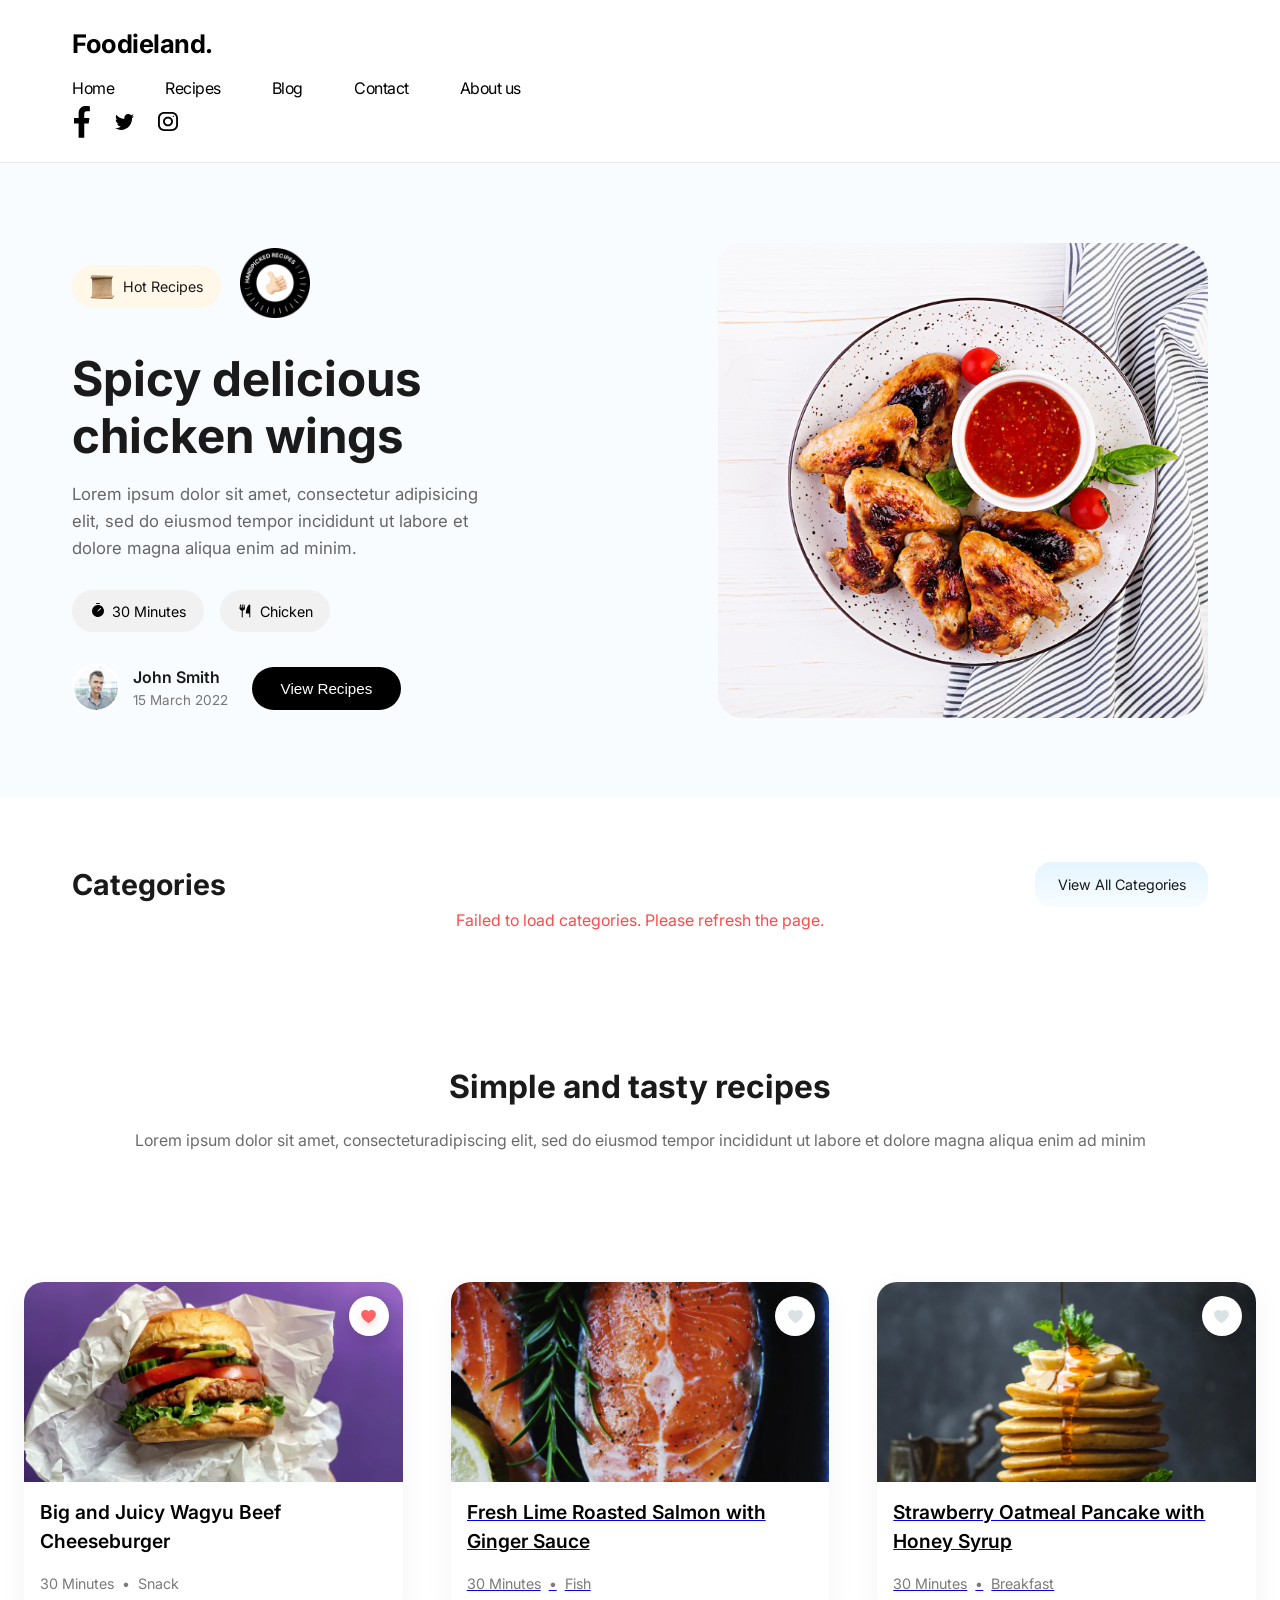
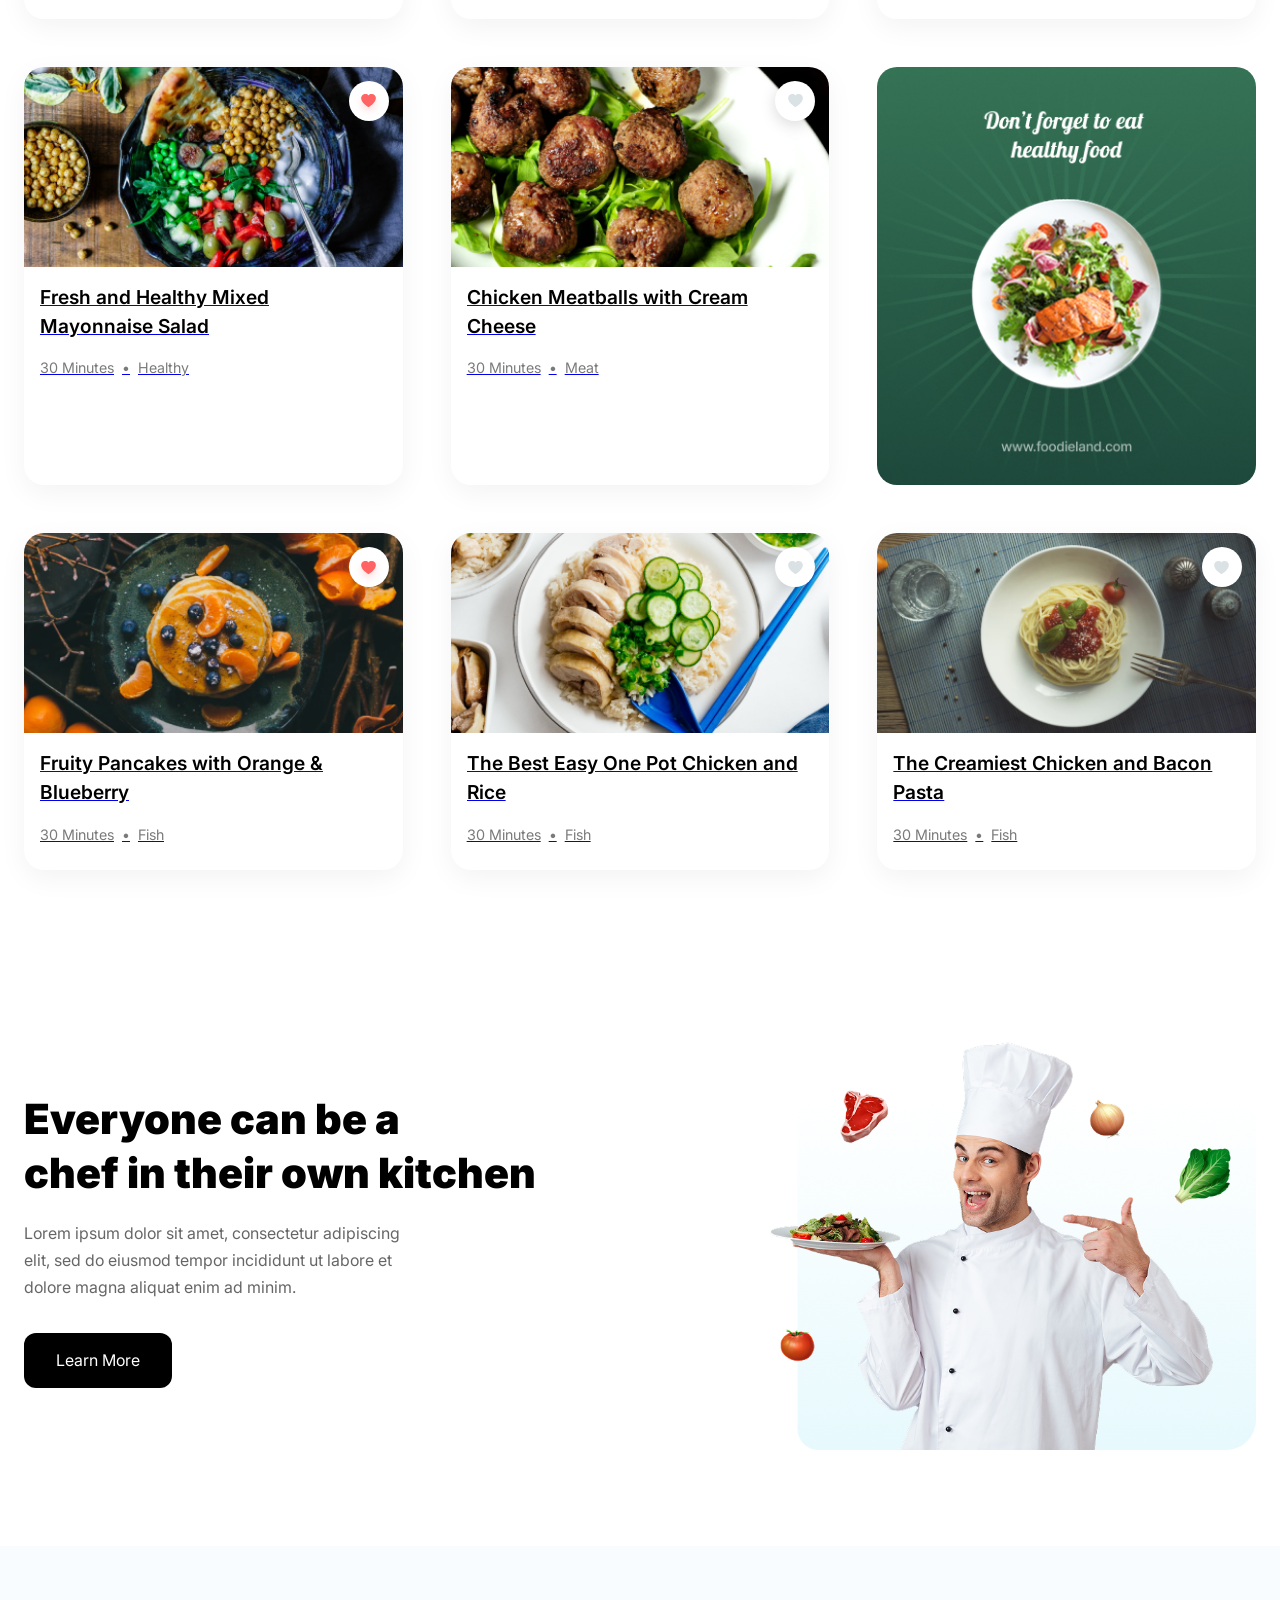
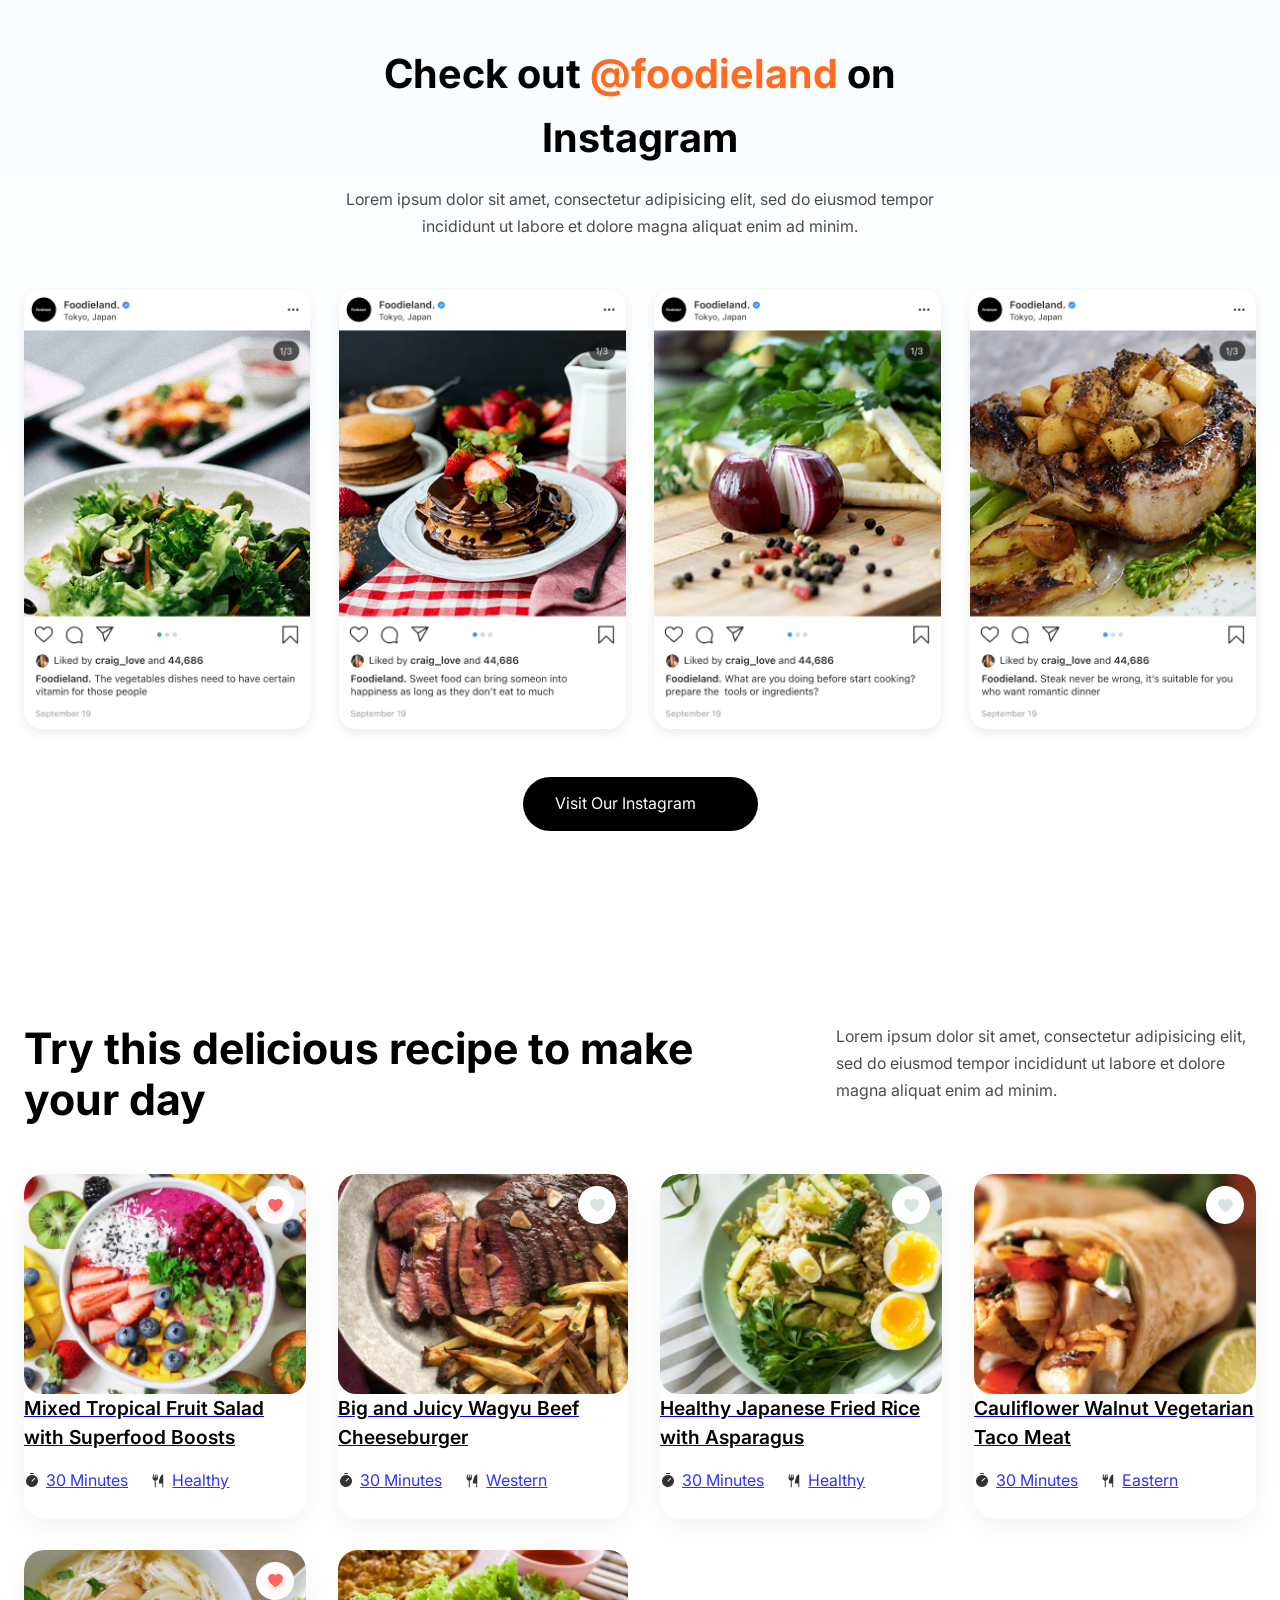
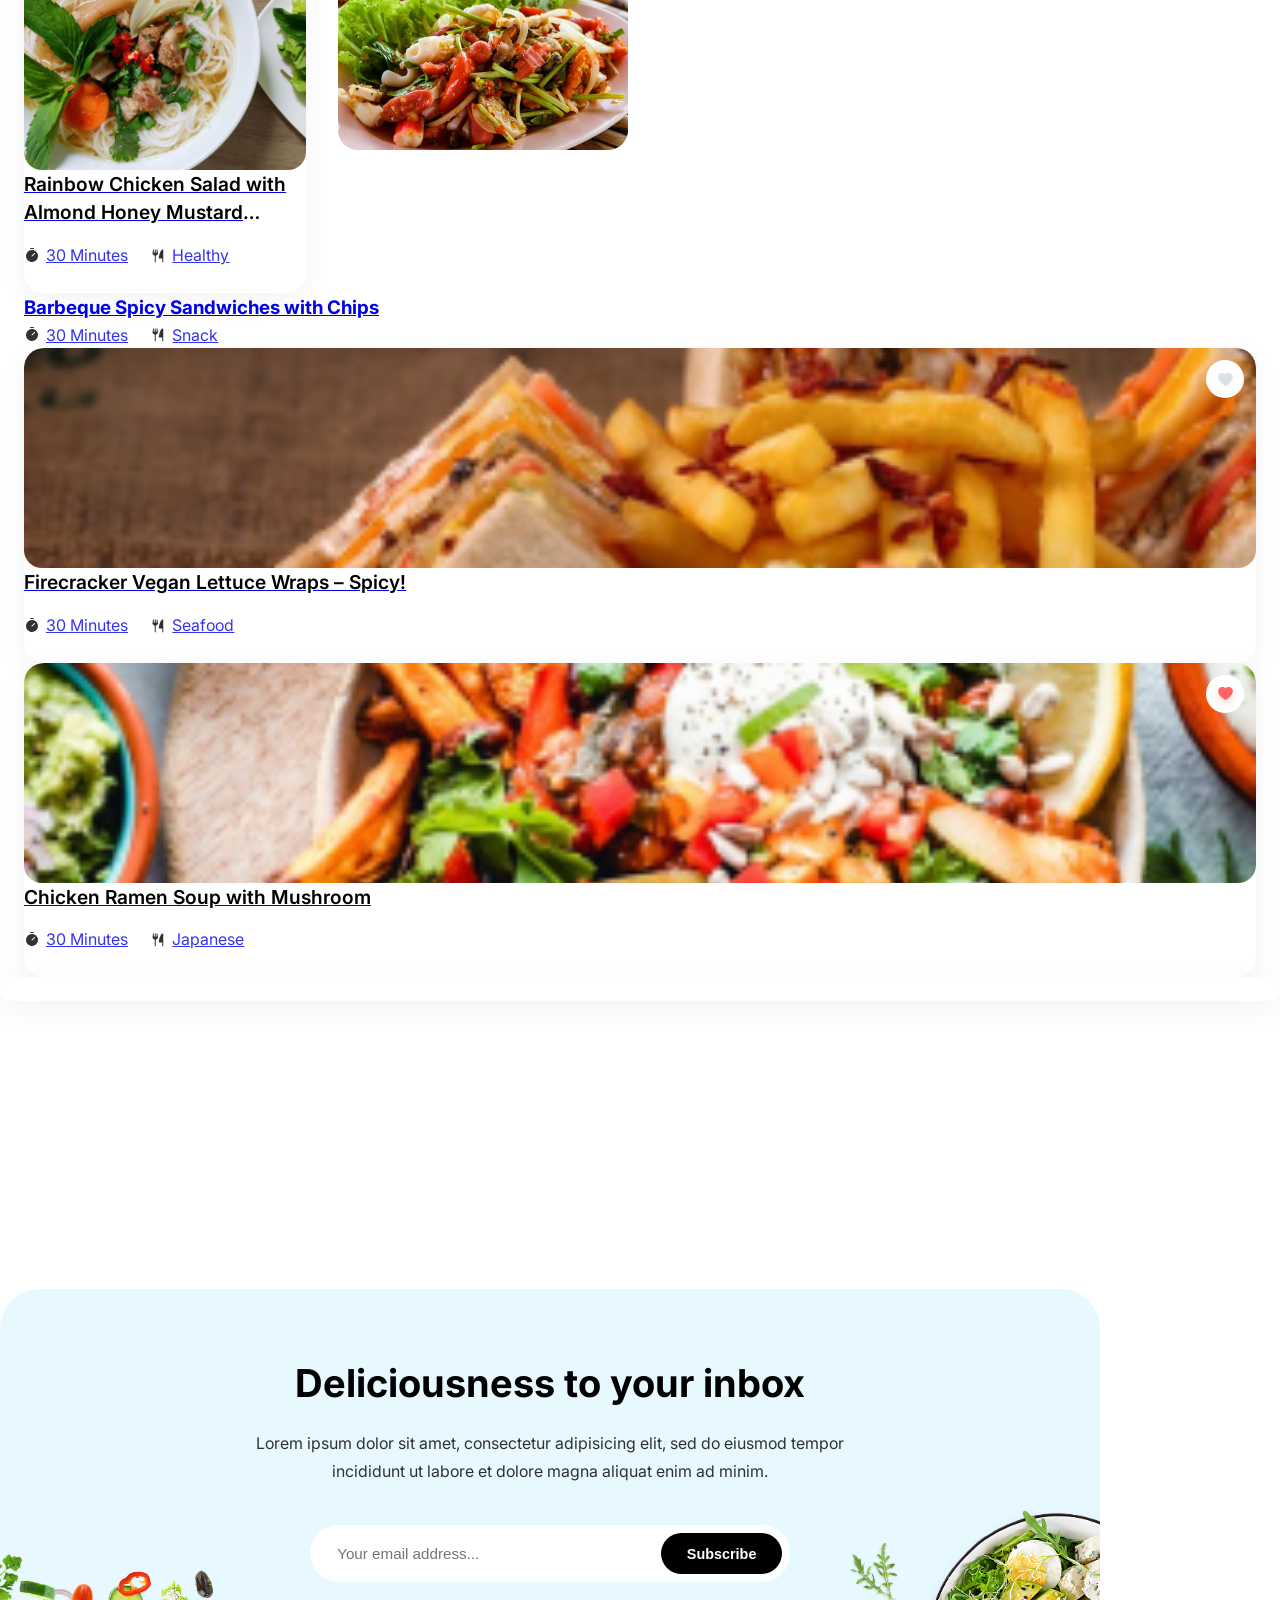
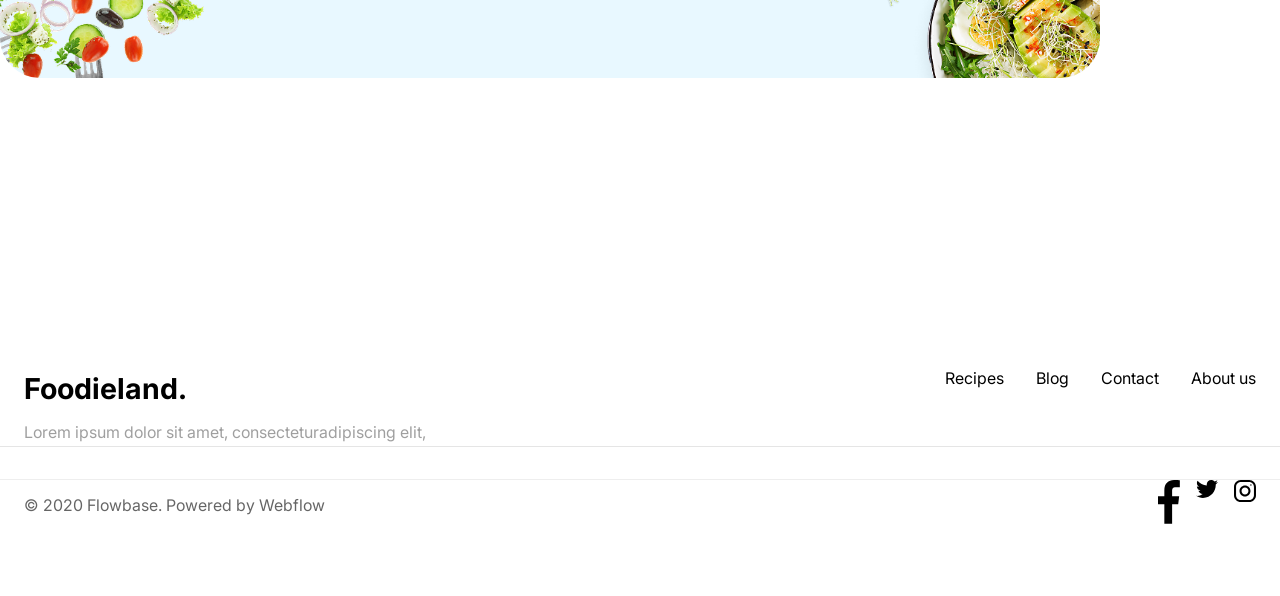
<file: index.html>
<!DOCTYPE html>
<html lang="fa">
<head>
  <meta charset="UTF-8" />
  <meta name="viewport" content="width=device-width, initial-scale=1.0" />
  <title>Cooking Website - Home</title>

  <link rel="stylesheet" href="assets/css/base.css" />
  <link rel="stylesheet" href="assets/css/layout.css" />
  <link rel="stylesheet" href="assets/css/components.css" />
</head>

<body>

  <header class="main-header">
  <div class="header-container">

    <div class="header-logo">
      Foodieland.
    </a>

    <nav class="header-nav">
      <div id="hamburger-menu" class="hamburger">
    <span></span>
    <span></span>
    <span></span>
      </div>
      <ul class="nav-links">
             <li><a href="index.html">Home</a></li>
             <li><a href="recipe.html">Recipes</a></li>
            <li><a href="blog.html">Blog</a></li>
            <li><a href="contact.html">Contact</a></li>
             <li><a href="blog-post.html">About us</a></li> 
        </ul>
    </nav>

    <div class="header-right">

      <a href="#" class="social-link">
        <img src="assets/images/home/001-facebook.svg" alt="facebook">
      </a>

      <a href="#" class="social-link">
        <img src="assets/images/home/003-twitter.svg" alt="twitter">
      </a>

      <a href="#" class="social-link">
        <img src="assets/images/home/004-instagram.svg" alt="instagram">
      </a>

    </div>

  </div>
</header>



<!-- ================= HERO SECTION ================= -->
<section class="hero-section">

  <div class="hero">

    <!-- Left Column -->
    <div class="hero-content">

      <div class="hero-badges">
        <!-- Badge 1 -->
        <div class="hero-badge hot-badge">
          <img src="assets/images/home/image 14.svg" alt="">
          <span>Hot Recipes</span>
        </div>

        <!-- Badge 2 -->
        <div class="hero-badge handpicked-badge">
          <img src="assets/images/home/Badge.png" alt="">
        </div>
      </div>

      <h1 class="hero-title">Spicy delicious<br>chicken wings</h1>

      <p class="hero-text">
        Lorem ipsum dolor sit amet, consectetur adipisicing elit,
        sed do eiusmod tempor incididunt ut labore et dolore magna aliqua enim ad minim.
      </p>

      <div class="hero-info">
        <div class="hero-info-item">
          <img src="assets/images/home/Timer.svg" alt="">
          <span>30 Minutes</span>
        </div>

        <div class="hero-info-item">
          <img src="assets/images/home/ForkKnife.svg" alt="">
          <span>Chicken</span>
        </div>
      </div>

      <div class="hero-bottom">
        <div class="hero-author">
          <img src="assets/images/home/Ellipse 2.svg" alt="">
          <div class="author-info">
            <h4>John Smith</h4>
            <p>15 March 2022</p>
          </div>
        </div>

        <button id="viewRecipesBtn" class="hero-btn">View Recipes</button>      </div>

    </div>

    <div class="hero-image">
      <img src="assets/images/home/Mask Group.png" alt="Chicken wings with sauce">
    </div>

  </div>

</section>

<!-- ============ CATEGORIES SECTION ============ -->
<section class="categories-section">
  <div class="container categories-header">
    <h2 class="categories-title">Categories</h2>
    <a href="#" class="view-all-btn">View All Categories</a>
  </div>

  <div class="container categories-grid">

    <div class="category-card">
      <img src="assets/images/home/image 25.png" alt="">
      <p>Breakfast</p>
    </div>

    <div class="category-card">
      <img src="assets/images/home/Group 879.png" alt="">
      <p>Vegan</p>
    </div>

    <div class="category-card">
      <img src="assets/images/home/image 21.png" alt="">
      <p>Meat</p>
    </div>

    <div class="category-card">
      <img src="assets/images/home/image 22.png" alt="">
      <p>Dessert</p>
    </div>

    <div class="category-card">
      <img src="assets/images/home/image 23.png" alt="">
      <p>Lunch</p>
    </div>

    <div class="category-card">
      <img src="assets/images/home/image 24.png" alt="">
      <p>Chocolate</p>
    </div>

  </div>
</section>

<!-- ============ SIMPLE & TASTY RECIPES SECTION ============ -->
<section class="simple-recipes">
  <div class="container simple-recipes-inner">
    <h2 class="simple-title">Simple and tasty recipes</h2>
    <p class="simple-subtitle">
      Lorem ipsum dolor sit amet, consecteturadipiscing elit, sed do eiusmod tempor incididunt ut
      labore et dolore magna aliqua enim ad minim
    </p>
  </div>
</section>

<!-- ============ FEATURED RECIPES GRID ============ -->
<section class="featured-recipes">
  <div class="container">
    <div class="recipes-grid">

      <!-- CARD 1 -->
      <div class="recipe-card">
        <img src="assets/images/home/Mask Group (1).png" class="recipe-img" alt="Beef Burger">
<button class="favorite-btn">
  <img src="assets/images/home/Group 852.svg" alt="favorite icon">
</button>
        <h3 class="recipe-title">Big and Juicy Wagyu Beef Cheeseburger</h3>
        <div class="recipe-meta">
          <span>30 Minutes</span>
          <span>•</span>
          <span>Snack</span>
        </div>
      </div>

      <!-- CARD 2 -->
    <a href="recipe.html" class="recipe-card">
        <img src="assets/images/home/Mask Group (2).png" class="recipe-img" alt="Salmon">
<button class="favorite-btn">
  <img src="assets/images/home/Group 852 (1).svg" alt="favorite icon">
</button>
        <h3 class="recipe-title">Fresh Lime Roasted Salmon with Ginger Sauce</h3>
        <div class="recipe-meta">
          <span>30 Minutes</span>
          <span>•</span>
          <span>Fish</span>
        </div>
      </a>

      <!-- CARD 3 -->
    <a href="recipe.html" class="recipe-card">
        <img src="assets/images/home/Mask Group (3).png" class="recipe-img" alt="Pancake">
<button class="favorite-btn">
  <img src="assets/images/home/Group 852 (1).svg" alt="favorite icon">
</button>
        <h3 class="recipe-title">Strawberry Oatmeal Pancake with Honey Syrup</h3>
        <div class="recipe-meta">
          <span>30 Minutes</span>
          <span>•</span>
          <span>Breakfast</span>
        </div>
      </a>

      <!-- CARD 4 -->
    <a href="recipe.html" class="recipe-card">
        <img src="assets/images/home/Mask Group (4).png" class="recipe-img" alt="Healthy Salad">
<button class="favorite-btn">
  <img src="assets/images/home/Group 852.svg" alt="favorite icon">
</button>
        <h3 class="recipe-title">Fresh and Healthy Mixed Mayonnaise Salad</h3>
        <div class="recipe-meta">
          <span>30 Minutes</span>
          <span>•</span>
          <span>Healthy</span>
        </div>
      </a>

      <!-- CARD 5 -->
    <a href="recipe.html" class="recipe-card">
        <img src="assets/images/home/Mask Group (5).png" class="recipe-img" alt="Meatballs">
<button class="favorite-btn">
  <img src="assets/images/home/Group 852 (1).svg" alt="favorite icon">
</button>
        <h3 class="recipe-title">Chicken Meatballs with Cream Cheese</h3>
        <div class="recipe-meta">
          <span>30 Minutes</span>
          <span>•</span>
          <span>Meat</span>
        </div>
      </a>

      <div class="promo-card">
        <img src="assets/images/home/Ads.png" alt="Promo">
      </div>

           <!-- CARD 2 -->
    <a href="recipe.html" class="recipe-card">
        <img src="assets/images/home/Mask Group (6).png" class="recipe-img" alt="Salmon">
<button class="favorite-btn">
  <img src="assets/images/home/Group 852.svg" alt="favorite icon">
</button>
        <h3 class="recipe-title">Fruity Pancakes with Orange & Blueberry</h3>
        <div class="recipe-meta">
          <span>30 Minutes</span>
          <span>•</span>
          <span>Fish</span>
        </div>
      </a>

           <!-- CARD 2 -->
    <a href="recipe.html" class="recipe-card">
        <img src="assets/images/home/Mask Group (7).png" class="recipe-img" alt="Salmon">
<button class="favorite-btn">
  <img src="assets/images/home/Group 852 (1).svg" alt="favorite icon">
</button>
        <h3 class="recipe-title">The Best Easy One Pot Chicken and Rice</h3>
        <div class="recipe-meta">
          <span>30 Minutes</span>
          <span>•</span>
          <span>Fish</span>
        </div>
      </a>
  
           <!-- CARD 2 -->
    <a href="recipe.html" class="recipe-card">
        <img src="assets/images/home/Mask Group (8).png" class="recipe-img" alt="Salmon">
<button class="favorite-btn">
  <img src="assets/images/home/Group 852 (1).svg" alt="favorite icon">
</button>
        <h3 class="recipe-title">The Creamiest Chicken and Bacon Pasta</h3>
        <div class="recipe-meta">
          <span>30 Minutes</span>
          <span>•</span>
          <span>Fish</span>
        </div>
      </a>
      
    </div>
  </div>
</section>

<section class="chef-section">
  <div class="container chef-wrapper">

    <div class="chef-text">
      <h2>Everyone can be a<br>chef in their own kitchen</h2>
      <p>
        Lorem ipsum dolor sit amet, consectetur adipiscing elit, sed do
        eiusmod tempor incididunt ut labore et dolore magna aliquat enim ad minim.
      </p>

      <a href="#" class="chef-btn">Learn More</a>
    </div>

    <div class="chef-image-box">
      <img src="assets/images/home/Group 880.png" class="chef-full-img" alt="chef image">
    </div>

  </div>
</section>

<section class="instagram-section">
  <div class="container">

    <div class="instagram-header">
      <h2>Check out <span>@foodieland</span> on Instagram</h2>
      <p>
        Lorem ipsum dolor sit amet, consectetur adipisicing elit, sed do eiusmod tempor incididunt ut labore et dolore magna aliquat enim ad minim.
      </p>
    </div>

    <div class="instagram-grid">

      <!-- POST 1 -->
      <div class="instagram-card">
        <img src="assets/images/home/Post.png" alt="">
      </div>

      <!-- POST 2 -->
      <div class="instagram-card">
        <img src="assets/images/home/Post (1).png" alt="">
      </div>

      <!-- POST 3 -->
      <div class="instagram-card">
        <img src="assets/images/home/Post (2).png" alt="">
      </div>

      <!-- POST 4 -->
      <div class="instagram-card">
        <img src="assets/images/home/Post (3).png" alt="">
      </div>

    </div>

        <div class="instagram-button-wrapper">
          <a href="#" class="instagram-button">
            Visit Our Instagram
            <img src="assets/images/home/004-instagram.svg" alt="">
          </a>
        </div>
    

  </div>
</section>

<section class="recipes-large-section">
  <div class="container">

    <div class="recipes-large-header">
      <h2>Try this delicious recipe to make your day</h2>
      <p>
        Lorem ipsum dolor sit amet, consectetur adipisicing elit, sed do eiusmod tempor incididunt ut labore et dolore magna aliquat enim ad minim.
      </p>
    </div>

    <div class="recipes-large-grid">

    <a href="recipe.html" class="recipe-card">
        <div class="recipes-large-image">
          <img src="assets/images/home/Mask Group (9).png" alt="">
          <button class="recipes-large-fav">
            <img src="assets/images/home/Group 852.svg" alt="">
          </button>
        </div>
        <h3>Mixed Tropical Fruit Salad with Superfood Boosts</h3>
        <div class="recipes-large-meta">
          <span><img src="assets/images/home/Timer.svg"> 30 Minutes</span>
          <span><img src="assets/images/home/ForkKnife.svg"> Healthy</span>
        </div>
      </a>

    <a href="recipe.html" class="recipe-card">
        <div class="recipes-large-image">
          <img src="assets/images/home/Mask Group (10).png" alt="">
          <button class="recipes-large-fav">
            <img src="assets/images/home/Group 852 (1).svg" alt="">
          </button>
        </div>
        <h3>Big and Juicy Wagyu Beef Cheeseburger</h3>
        <div class="recipes-large-meta">
          <span><img src="assets/images/home/Timer.svg"> 30 Minutes</span>
          <span><img src="assets/images/home/ForkKnife.svg"> Western</span>
        </div>
      </a>

      <!-- کارت 3 -->
    <a href="recipe.html" class="recipe-card">
        <div class="recipes-large-image">
          <img src="assets/images/home/Mask Group (11).png" alt="">
          <button class="recipes-large-fav">
            <img src="assets/images/home/Group 852 (1).svg" alt="">
          </button>
        </div>
        <h3>Healthy Japanese Fried Rice with Asparagus</h3>
        <div class="recipes-large-meta">
          <span><img src="assets/images/home/Timer.svg"> 30 Minutes</span>
          <span><img src="assets/images/home/ForkKnife.svg"> Healthy</span>
        </div>
      </a>

      <!-- کارت 4 -->
    <a href="recipe.html" class="recipe-card">
        <div class="recipes-large-image">
          <img src="assets/images/home/Mask Group (12).png" alt="">
          <button class="recipes-large-fav">
            <img src="assets/images/home/Group 852 (1).svg" alt="">
          </button>
        </div>
        <h3>Cauliflower Walnut Vegetarian Taco Meat</h3>
        <div class="recipes-large-meta">
          <span><img src="assets/images/home/Timer.svg"> 30 Minutes</span>
          <span><img src="assets/images/home/ForkKnife.svg"> Eastern</span>
        </div>
      </a>

      <!-- کارت 5 -->
    <a href="recipe.html" class="recipe-card">
        <div class="recipes-large-image">
          <img src="assets/images/home/Mask Group (13).png" alt="">
          <button class="recipes-large-fav">
            <img src="assets/images/home/Group 852.svg" alt="">
          </button>
        </div>
        <h3>Rainbow Chicken Salad with Almond Honey Mustard Dressing</h3>
        <div class="recipes-large-meta">
          <span><img src="assets/images/home/Timer.svg"> 30 Minutes</span>
          <span><img src="assets/images/home/ForkKnife.svg"> Healthy</span>
        </div>
      </a>

      <!-- کارت 6 -->
    <a href="recipe.html" class="recipe-card>
        <div class="recipes-large-image">
          <img src="assets/images/home/Mask Group (14).png" alt="">
          
        </div>
        <h3>Barbeque Spicy Sandwiches with Chips</h3>
        <div class="recipes-large-meta">
          <span><img src="assets/images/home/Timer.svg"> 30 Minutes</span>
          <span><img src="assets/images/home/ForkKnife.svg"> Snack</span>
        </div>
      </a>

      <!-- کارت 7 -->
       <a href="recipe.html" class="recipe-card">
        <div class="recipes-large-image">
          <img src="assets/images/home/Mask Group (15).png" alt="">
          <button class="recipes-large-fav">
            <img src="assets/images/home/Group 852 (1).svg" alt="">
          </button>
        </div>
        <h3>Firecracker Vegan Lettuce Wraps – Spicy!</h3>
        <div class="recipes-large-meta">
          <span><img src="assets/images/home/Timer.svg"> 30 Minutes</span>
          <span><img src="assets/images/home/ForkKnife.svg"> Seafood</span>
        </div>
    </a>

      <!-- کارت 8 -->
    <a href="recipe.html" class="recipe-card">
        <div class="recipes-large-image">
          <img src="assets/images/home/Mask Group (16).png" alt="">
          <button class="recipes-large-fav">
            <img src="assets/images/home/Group 852.svg" alt="">
          </button>
        </div>
        <h3>Chicken Ramen Soup with Mushroom</h3>
        <div class="recipes-large-meta">
          <span><img src="assets/images/home/Timer.svg"> 30 Minutes</span>
          <span><img src="assets/images/home/ForkKnife.svg"> Japanese</span>
        </div>
      </div>
    </a>

    </div>
  </div>
</section>

<section class="newsletter-section">
  <div class="newsletter-wrapper">

    <img src="assets/images/home/kisspng-salad-salad-fresh-food-healthylife-vegetables-vegetarian-5d42e3a7cb8543 1.png" alt="" class="newsletter-left-img">
    <img src="assets/images/home/Photo.png" alt="" class="newsletter-right-img">

    <h2>Deliciousness to your inbox</h2>

    <p>
      Lorem ipsum dolor sit amet, consectetur adipisicing elit, sed do eiusmod tempor
      incididunt ut labore et dolore magna aliquat enim ad minim.
    </p>

    <form class="newsletter-form">
      <input type="email" placeholder="Your email address..." />
      <button type="submit">Subscribe</button>
    </form>

  </div>
</section>


  <main>
    <section>
    </section>
  </main>

  <footer class="footer">
    <div class="container footer-top">
  
      <!-- Left side -->
      <div class="footer-left">
        <h3 class="footer-logo">Foodieland.</h3>
        <p>Lorem ipsum dolor sit amet, consecteturadipiscing elit,</p>
      </div>
  
      <!-- Right links -->
      <nav class="footer-nav">
        <a href="#">Recipes</a>
        <a href="#">Blog</a>
        <a href="#">Contact</a>
        <a href="#">About us</a>
      </nav>
  
    </div>
  
    <div class="footer-divider"></div>
  
    <!-- Bottom row -->
    <div class="container footer-bottom">
      <p>© 2020 Flowbase. Powered by Webflow</p>
  
      <div class="footer-socials">
        <a href="#"><img src="assets/images/home/001-facebook.svg" alt=""></a>
        <a href="#"><img src="assets/images/home/003-twitter.svg" alt=""></a>
        <a href="#"><img src="assets/images/home/004-instagram.svg" alt=""></a>
      </div>
    </div>
  </footer>
  
   <script src="script.js"></script>

</body>
</html>
</file>
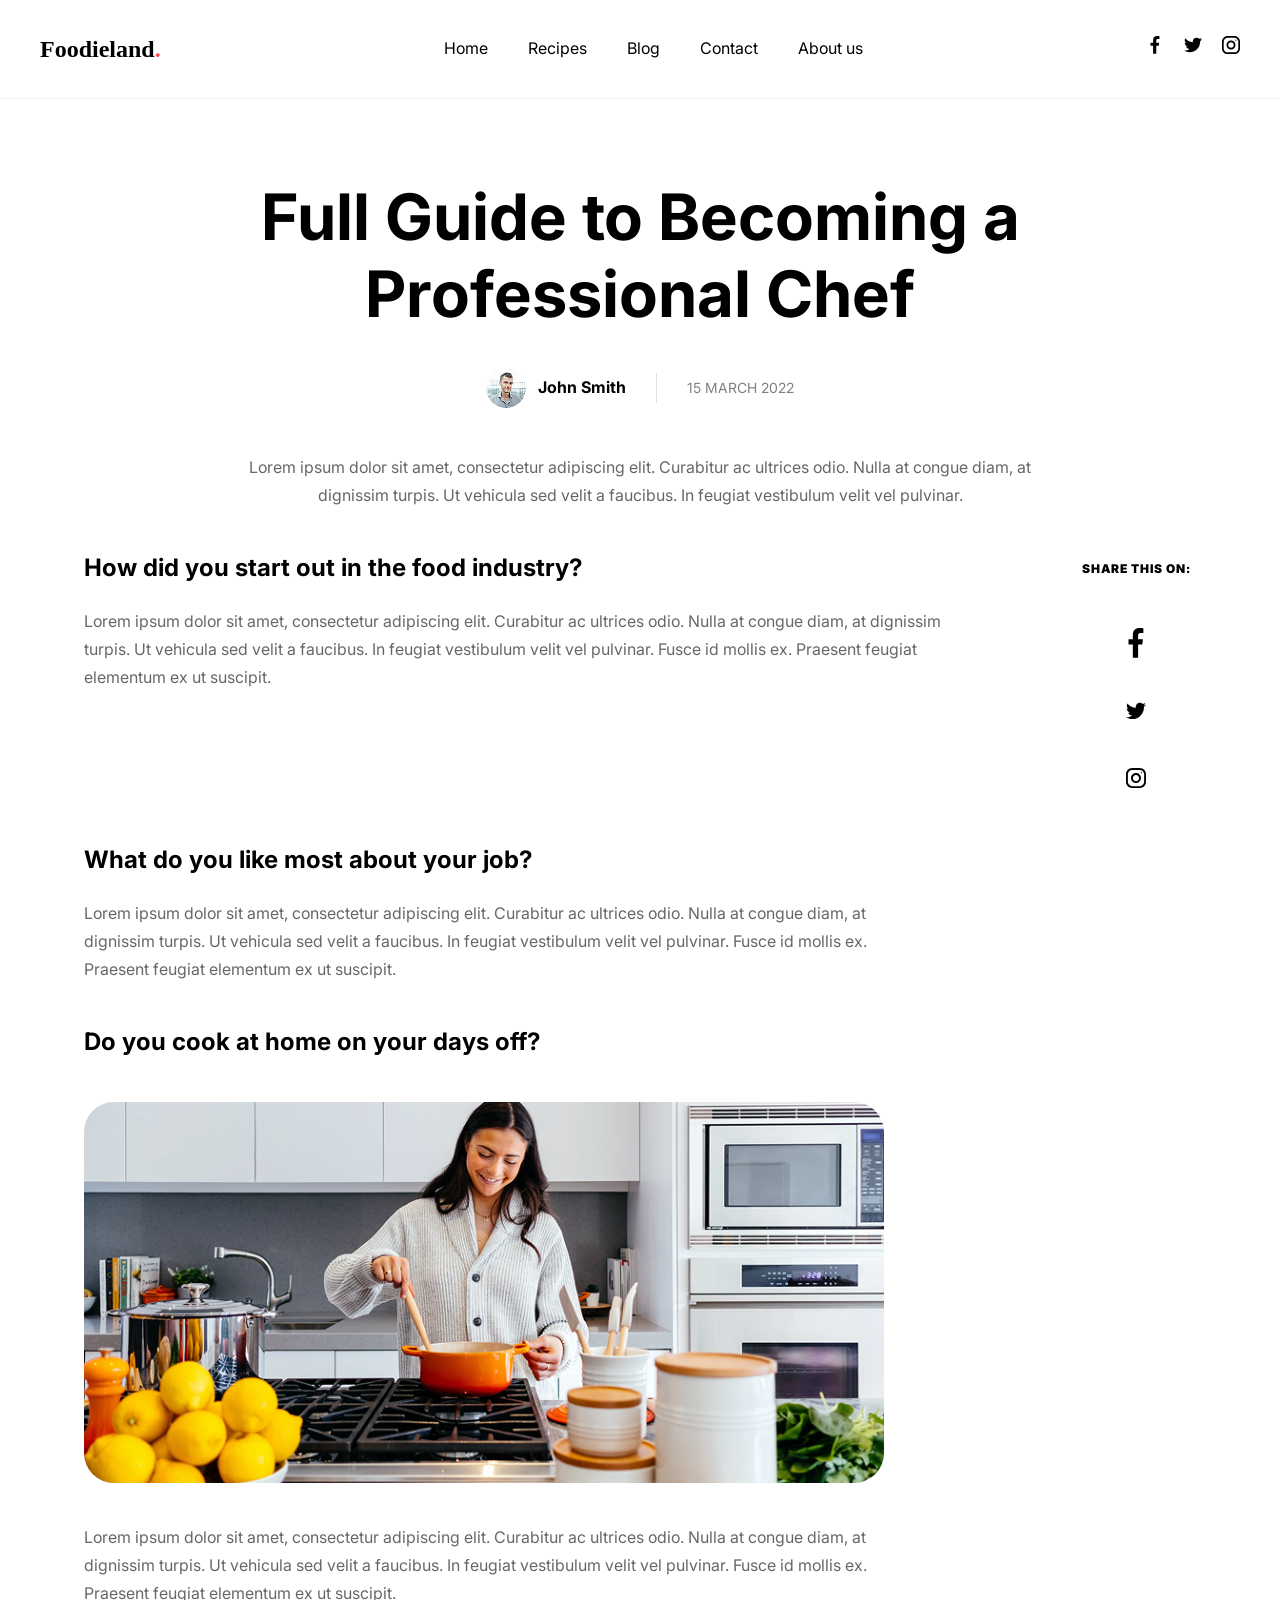
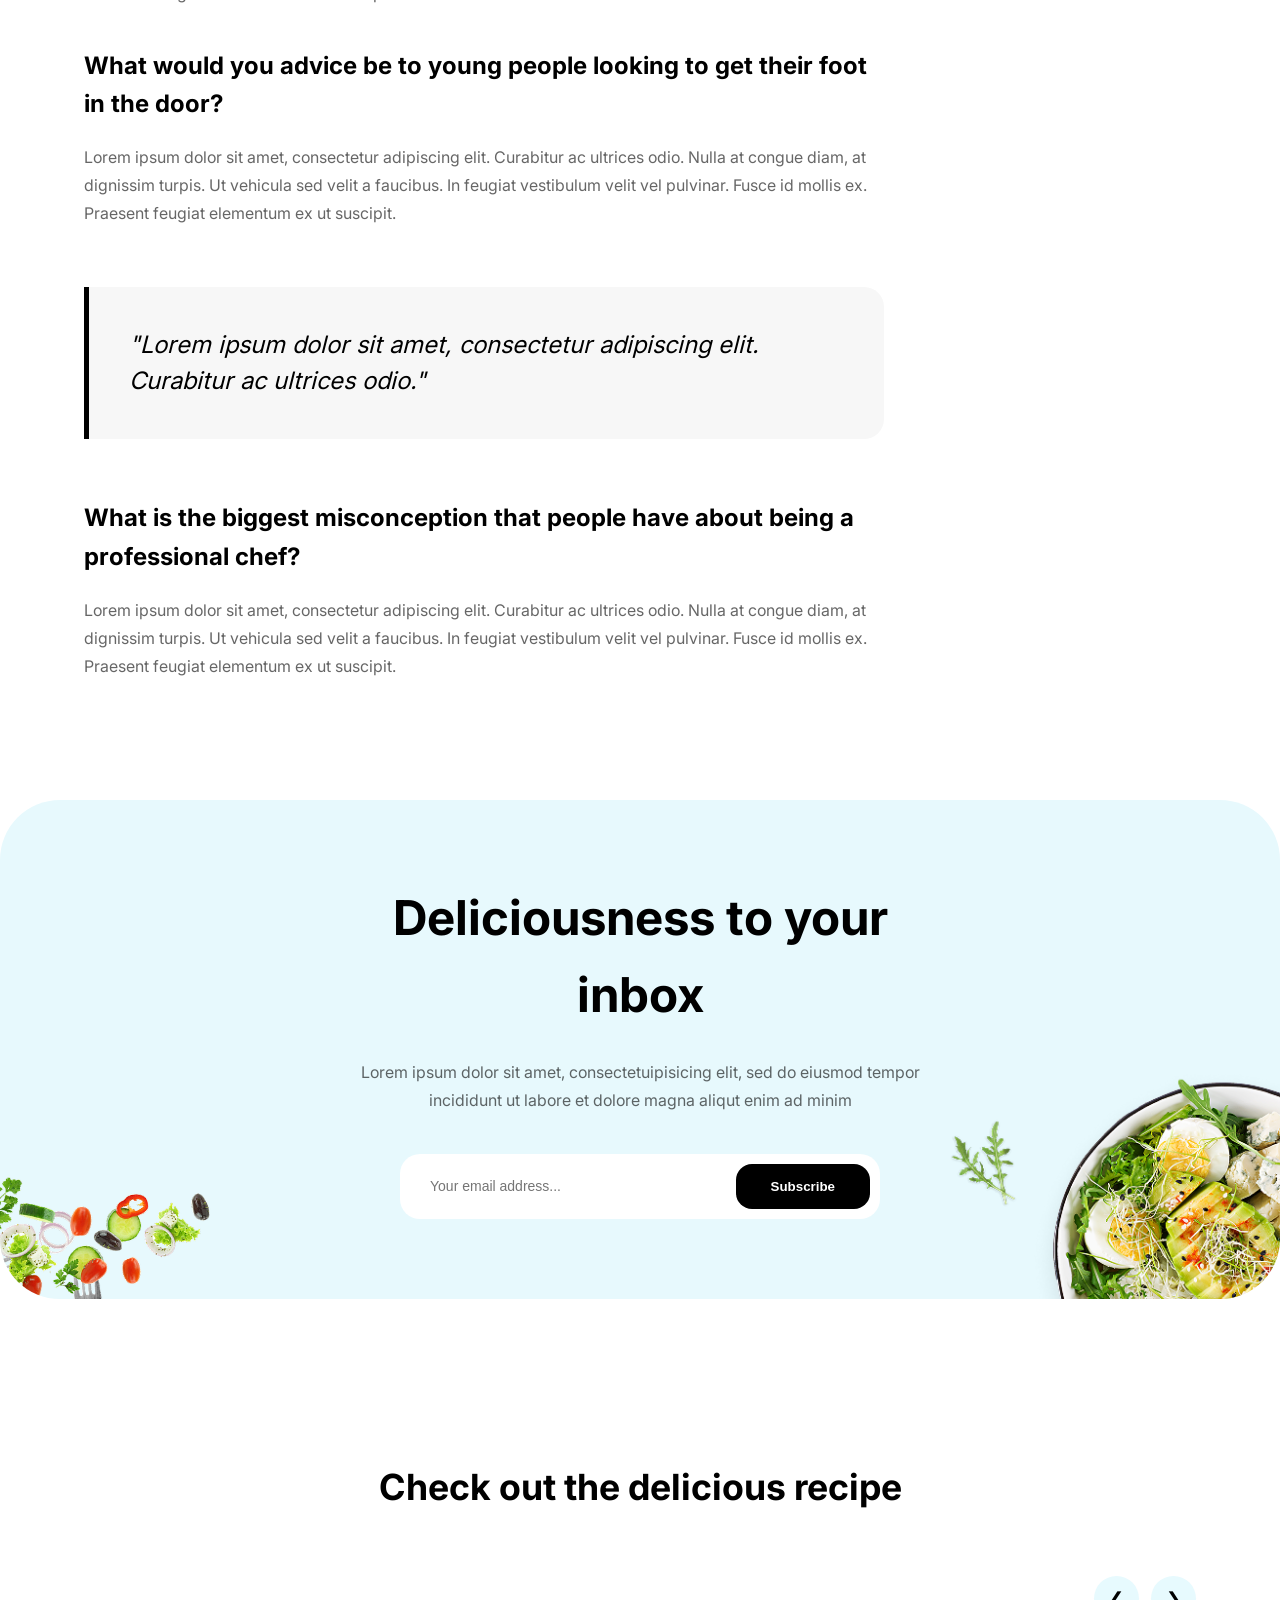
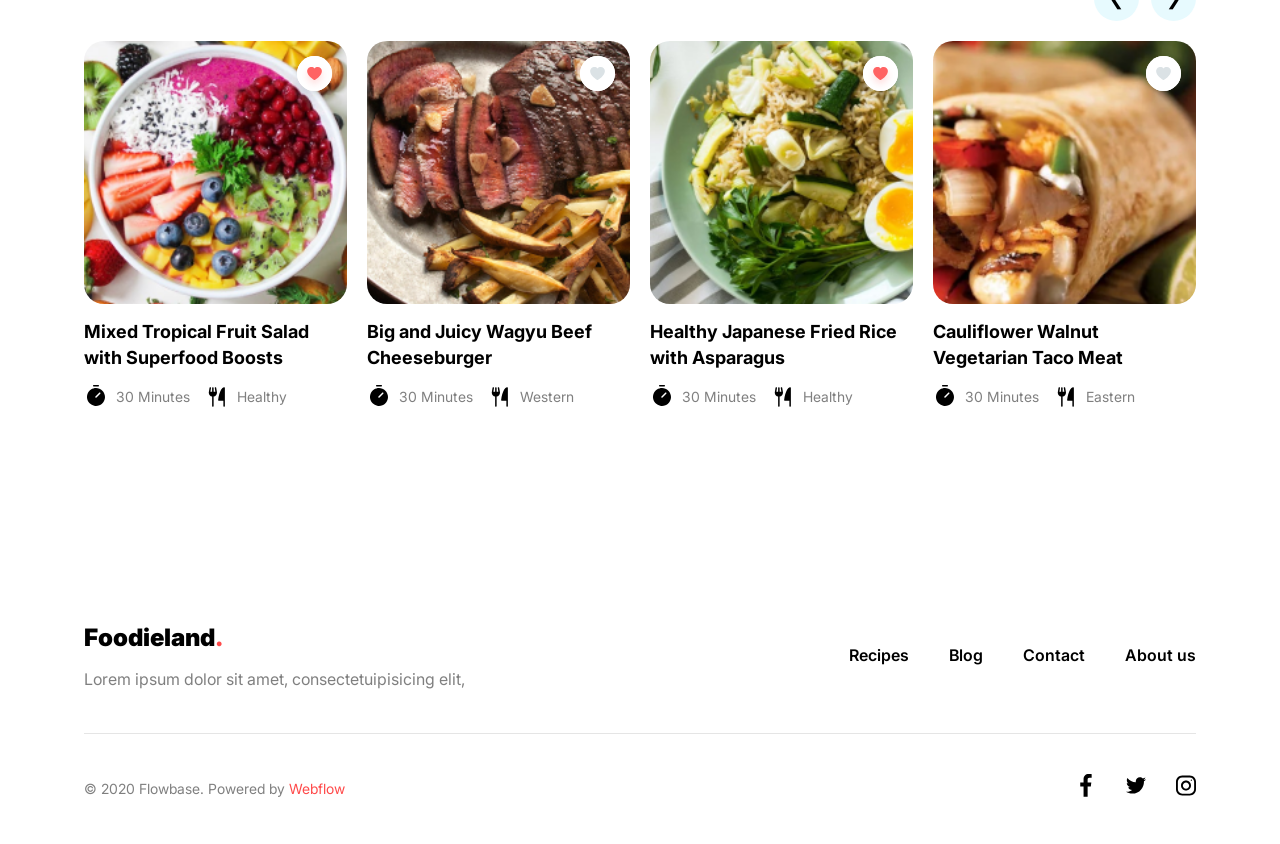
<file: blog-post.html>
<!DOCTYPE html>
<html lang="en">
<head>
    <meta charset="UTF-8">
    <meta name="viewport" content="width=device-width, initial-scale=1.0">
    <title>Blog Post - Foodieland</title>
    <link rel="stylesheet" href="assets/css/base.css">
    <link rel="stylesheet" href="assets/css/layout.css"> 
    <link rel="stylesheet" href="assets/css/blog-post.css">
</head>
<body>

   <nav class="main-navbar">
    <div class="nav-wrapper">
        <div class="nav-logo">
            <a href="index.html">Foodieland<span>.</span></a>
        </div>
        
        <div id="hamburger-menu" class="hamburger">
            <span></span>
            <span></span>
            <span></span>
        </div>

        <ul class="nav-links">
             <li><a href="index.html">Home</a></li>
             <li><a href="recipe.html">Recipes</a></li>
            <li><a href="blog.html">Blog</a></li>
            <li><a href="contact.html">Contact</a></li>
             <li><a href="blog-post.html">About us</a></li> 
        </ul>

        <div class="nav-social">
            <a href="#"><img src="assets/images/home/001-facebook.svg" alt="f"></a>
            <a href="#"><img src="assets/images/home/003-twitter.svg" alt="t"></a>
            <a href="#"><img src="assets/images/home/004-instagram.svg" alt="i"></a>
        </div>
    </div>
</nav>



    <header class="bp-header">
        <div class="bp-container">
            <h1 class="bp-title">Full Guide to Becoming a Professional Chef</h1>
            
            <div class="bp-author-box">
                <div class="bp-author-info">
                    <img src="assets/images/blog post page/Ellipse 2.png" alt="John Smith" class="bp-author-img">
                    <span class="bp-author-name">John Smith</span>
                </div>
                <div class="bp-divider"></div>
                <div class="bp-date">15 MARCH 2022</div>
            </div>

            <p class="bp-intro-text">
                Lorem ipsum dolor sit amet, consectetur adipiscing elit. Curabitur ac ultrices odio. Nulla at congue diam, at dignissim turpis. Ut vehicula sed velit a faucibus. In feugiat vestibulum velit vel pulvinar.
            </p>
        </div>
    </header>

    <div class="bp-container">
    
        <div class="bp-top-content-wrapper">
            <article class="bp-article-intro">
                <section class="bp-article-section">
                    <h2>How did you start out in the food industry?</h2>
                    <p>
                        Lorem ipsum dolor sit amet, consectetur adipiscing elit. Curabitur ac ultrices odio. 
                        Nulla at congue diam, at dignissim turpis. Ut vehicula sed velit a faucibus. 
                        In feugiat vestibulum velit vel pulvinar. Fusce id mollis ex. 
                        Praesent feugiat elementum ex ut suscipit.
                    </p>
                </section>
            </article>

            <aside class="bp-share-sidebar">
                <span class="bp-share-title">SHARE THIS ON:</span>
                <div class="bp-share-links">
                    <a href="#"><img src="assets/images/home/001-facebook.svg" alt="f"></a>
                    <a href="#"><img src="assets/images/home/003-twitter.svg" alt="t"></a>
                    <a href="#"><img src="assets/images/home/004-instagram.svg" alt="i"></a>
                </div>
            </aside>
        </div>

        <div class="bp-full-width-content">
            <section class="bp-article-section">
                <h2>What do you like most about your job?</h2>
                <p>Lorem ipsum dolor sit amet, consectetur adipiscing elit. Curabitur ac ultrices odio. 
                        Nulla at congue diam, at dignissim turpis. Ut vehicula sed velit a faucibus. 
                        In feugiat vestibulum velit vel pulvinar. Fusce id mollis ex. 
                        Praesent feugiat elementum ex ut suscipit.</p>
            </section>

            <section class="bp-article-section">
                <h2>Do you cook at home on your days off?</h2>
                <div class="bp-content-image">
                    <img src="assets/images/blog post page/Rectangle 23.png" alt="Cooking at home">
                </div>
                <p>Lorem ipsum dolor sit amet, consectetur adipiscing elit. Curabitur ac ultrices odio. 
                        Nulla at congue diam, at dignissim turpis. Ut vehicula sed velit a faucibus. 
                        In feugiat vestibulum velit vel pulvinar. Fusce id mollis ex. 
                        Praesent feugiat elementum ex ut suscipit.</p>

                
            </section>

            <section class="bp-article-section2">
                <h2>What would you advice be to young people looking to get their foot in the door?</h2>
                <p>Lorem ipsum dolor sit amet, consectetur adipiscing elit. Curabitur ac ultrices odio. 
                        Nulla at congue diam, at dignissim turpis. Ut vehicula sed velit a faucibus. 
                        In feugiat vestibulum velit vel pulvinar. Fusce id mollis ex. 
                        Praesent feugiat elementum ex ut suscipit.</p>

            </section>


            <section class="bp-quote-box">
                <p>"Lorem ipsum dolor sit amet, consectetur adipiscing elit. Curabitur ac ultrices odio."</p>
            </section>

            <section class="bp-article-section">
                <h2>What is the biggest misconception that people have about being a professional chef?</h2>
                <p>Lorem ipsum dolor sit amet, consectetur adipiscing elit. Curabitur ac ultrices odio. 
                        Nulla at congue diam, at dignissim turpis. Ut vehicula sed velit a faucibus. 
                        In feugiat vestibulum velit vel pulvinar. Fusce id mollis ex. 
                        Praesent feugiat elementum ex ut suscipit.</p>
            </section>
        </div>

    </div>

<section class="shared-newsletter">
    <div class="ct-container"> 
        <div class="newsletter-card">
            
            <img src="assets/images/home/kisspng-salad-salad-fresh-food-healthylife-vegetables-vegetarian-5d42e3a7cb8543 1.png" alt="" class="newsletter-img-left">
            <img src="assets/images/home/Photo.png" alt="" class="newsletter-img-right">

            <div class="newsletter-content">
                <h2>Deliciousness to your inbox</h2>
                <p>Lorem ipsum dolor sit amet, consectetuipisicing elit, sed do eiusmod tempor incididunt ut labore et dolore magna aliqut enim ad minim</p>
                
                <form class="newsletter-form">
                    <input type="email" placeholder="Your email address..." required>
                    <button type="submit" class="newsletter-subscribe-btn">Subscribe</button>
                </form>
            </div>

        </div>
    </div>
</section>
<section class="bp-recommendations">
    <div class="bp-container">

        <h2 class="bp-rec-title">Check out the delicious recipe</h2>

        <div class="bp-carousel-controls">
            <button class="bp-prev" id="prevRecipe">&#10094;</button>
            <button class="bp-next" id="nextRecipe">&#10095;</button>
        </div>

        <div class="bp-carousel-viewport" style="overflow: hidden; width: 100%;">

            <div class="bp-recipe-grid" id="recipeGrid" style="display: flex; gap: 20px; transition: transform 0.5s ease;">

                <div class="bp-recipe-card" style="min-width: calc(25% - 15px);">
                    <div class="bp-card-image">
                        <img src="assets/images/home/Mask Group (9).png" alt="Recipe 1">
                        <button class="bp-heart-btn" onclick="toggleHeart(this)">
                            <img src="assets/images/home/Group 852.svg" alt="heart" class="heart-icon">
                        </button>
                    </div>
                    <h3 class="bp-card-title">Mixed Tropical Fruit Salad with Superfood Boosts</h3>
                    <div class="bp-card-meta">
                        <span><img src="assets/images/home/Timer.svg" alt=""> 30 Minutes</span>
                        <span><img src="assets/images/home/ForkKnife.svg" alt=""> Healthy</span>
                    </div>
                </div>

                <div class="bp-recipe-card" style="min-width: calc(25% - 15px);">
                    <div class="bp-card-image">
                        <img src="assets/images/home/Mask Group (10).png" alt="Recipe 2">
                        <button class="bp-heart-btn" onclick="toggleHeart(this)">
                            <img src="assets/images/home/Group 852 (1).svg" alt="heart" class="heart-icon">
                        </button>
                    </div>
                    <h3 class="bp-card-title">Big and Juicy Wagyu Beef Cheeseburger</h3>
                    <div class="bp-card-meta">
                        <span><img src="assets/images/home/Timer.svg" alt=""> 30 Minutes</span>
                        <span><img src="assets/images/home/ForkKnife.svg" alt=""> Western</span>
                    </div>
                </div>

                <div class="bp-recipe-card" style="min-width: calc(25% - 15px);">
                    <div class="bp-card-image">
                        <img src="assets/images/home/Mask Group (11).png" alt="Recipe 3">
                        <button class="bp-heart-btn" onclick="toggleHeart(this)">
                            <img src="assets/images/home/Group 852.svg" alt="heart" class="heart-icon">
                        </button>
                    </div>
                    <h3 class="bp-card-title">Healthy Japanese Fried Rice with Asparagus</h3>
                    <div class="bp-card-meta">
                        <span><img src="assets/images/home/Timer.svg" alt=""> 30 Minutes</span>
                        <span><img src="assets/images/home/ForkKnife.svg" alt=""> Healthy</span>
                    </div>
                </div>

                <div class="bp-recipe-card" style="min-width: calc(25% - 15px);">
                    <div class="bp-card-image">
                        <img src="assets/images/home/Mask Group (12).png" alt="Recipe 4">
                        <button class="bp-heart-btn" onclick="toggleHeart(this)">
                            <img src="assets/images/home/Group 852 (1).svg" alt="heart" class="heart-icon">
                        </button>
                    </div>
                    <h3 class="bp-card-title">Cauliflower Walnut Vegetarian Taco Meat</h3>
                    <div class="bp-card-meta">
                        <span><img src="assets/images/home/Timer.svg" alt=""> 30 Minutes</span>
                        <span><img src="assets/images/home/ForkKnife.svg" alt=""> Eastern</span>
                    </div>
                </div>

                <div class="bp-recipe-card" style="min-width: calc(25% - 15px);">
                    <div class="bp-card-image">
                        <img src="assets/images/home/Mask Group (9).png" alt="Recipe 5">
                        <button class="bp-heart-btn" onclick="toggleHeart(this)">
                            <img src="assets/images/home/Group 852.svg" alt="heart" class="heart-icon">
                        </button>
                    </div>
                    <h3 class="bp-card-title">Avocado Toast with Poached Egg</h3>
                    <div class="bp-card-meta">
                        <span><img src="assets/images/home/Timer.svg" alt=""> 15 Minutes</span>
                        <span><img src="assets/images/home/ForkKnife.svg" alt=""> Breakfast</span>
                    </div>
                </div>

            </div>
        </div>

    </div>
</section>



<script src="script.js"></script>

</body>
<footer class="bp-footer">
    <div class="bp-container">
        <div class="bp-footer-top">
            <div class="bp-footer-info">
                <h2 class="bp-footer-logo">Foodieland<span>.</span></h2>
                <p>Lorem ipsum dolor sit amet, consectetuipisicing elit,</p>
            </div>
            <nav class="bp-footer-nav">
                <a href="#">Recipes</a>
                <a href="blog.html">Blog</a>
                <a href="contact.html">Contact</a>
                <a href="#">About us</a>
            </nav>
        </div>
        
        <div class="bp-footer-bottom">
            <p>© 2020 Flowbase. Powered by <span class="red-text">Webflow</span></p>
            <div class="bp-footer-social">
                <a href="#"><img src="assets/images/home/001-facebook.svg" alt="fb"></a>
                <a href="#"><img src="assets/images/home/003-twitter.svg" alt="tw"></a>
                <a href="#"><img src="assets/images/home/004-instagram.svg" alt="ig"></a>
            </div>
        </div>
    </div>
</footer>

</html>
</file>
<file: assets/css/base.css>
/* Reset ساده */
* {
  margin: 0;
  padding: 0;
  box-sizing: border-box;
}

/* تایپوگرافی پایه */
html {
  font-size: 16px;
  .container {
  max-width: 1280px;
  width: 100%;
  margin: 0 auto;
  padding: 0 1.5rem;
}

}

body {
  font-family: sans-serif;
  line-height: 1.6;
}

/* تعریف فونت Inter */

@font-face {
  font-family: 'Inter';
  src: url('../fonts/Inter_18pt-Regular(1).ttf') format('truetype');
  font-weight: 400; /* Regular */
  font-style: normal;
}

@font-face {
  font-family: 'Inter';
  src: url('../fonts/Inter_18pt-SemiBold(1).ttf') format('truetype');
  font-weight: 600; /* SemiBold */
  font-style: normal;
}

@font-face {
  font-family: 'Inter';
  src: url('../fonts/Inter_18pt-Bold(1).ttf') format('truetype');
  font-weight: 700; /* Bold */
  font-style: normal;
}

@font-face {
  font-family: 'Inter';
  src: url('../fonts/Inter_18pt-Black(1).ttf') format('truetype');
  font-weight: 900; /* Black */
  font-style: normal;
}

body {
  font-family: "Inter", sans-serif;
}

h1, h2 {
  font-weight: 900; /* Black */
}

h3, h4 {
  font-weight: 700; /* Bold */
}

nav a {
  font-weight: 600; /* SemiBold */
}

p {
  font-weight: 400; /* Regular */
}
</file>
<file: assets/css/layout.css>
.main-navbar {
    border-bottom: 1px solid #f0f0f0;
    background-color: #fff;
}

.nav-wrapper {
    display: flex;
    justify-content: space-between;
    align-items: center;
    padding: 30px 0;
    max-width: 1200px;
    margin: 0 auto;
}

.nav-logo a {
    font-family: 'Lobster', cursive; 
    font-size: 24px;
    text-decoration: none;
    color: #000;
}

.nav-logo span { color: #FF4A4A; }

.nav-links {
    display: flex;
    list-style: none;
    gap: 40px;
}

.nav-links a {
    text-decoration: none;
    color: #000;
    font-weight: 500;
    font-size: 16px;
    transition: 0.3s;
}

.nav-links a:hover { color: #FF4A4A; }

.nav-social {
    display: flex;
    gap: 20px;
    align-items: center;
}

.nav-social img {
    width: 18px;
    height: 25px;
}

.shared-newsletter {
    padding: 80px 0;
}

.newsletter-card {
    background-color: #E7F9FD; 
    border-radius: 60px;
    padding: 80px 40px;
    text-align: center;
    position: relative;
    overflow: hidden; 
}

.newsletter-content {
    max-width: 620px;
    margin: 0 auto;
    position: relative;
    z-index: 2; 
}

.newsletter-content h2 {
    font-size: 48px;
    font-weight: 700;
    margin-bottom: 24px;
    color: #000;
}

.newsletter-content p {
    font-size: 16px;
    color: rgba(0, 0, 0, 0.6);
    line-height: 28px;
    margin-bottom: 40px;
}

.newsletter-form {
    background: #fff;
    padding: 10px;
    border-radius: 20px;
    display: flex;
    justify-content: space-between;
    max-width: 480px;
    margin: 0 auto;
}

.newsletter-form input {
    border: none;
    padding: 10px 20px;
    width: 70%;
    outline: none;
    font-size: 14px;
}

.newsletter-subscribe-btn {
    background: #000;
    color: #fff;
    padding: 15px 35px;
    border-radius: 16px;
    border: none;
    font-weight: 600;
    cursor: pointer;
    transition: 0.3s;
}

.newsletter-subscribe-btn:hover {
    background: #FF4A4A;
}

.newsletter-img-left, .newsletter-img-right {
    position: absolute;
    bottom: 0;
    height: 47%; 
    z-index: 1;
}

.newsletter-img-left { left: 0; }
.newsletter-img-right { right: 0; }

@media (max-width: 768px) {
    .newsletter-card { padding: 40px 20px; border-radius: 30px; }
    .newsletter-content h2 { font-size: 32px; }
    .newsletter-form { flex-direction: column; gap: 10px; background: transparent; padding: 0; }
    .newsletter-form input { width: 100%; border-radius: 15px; padding: 18px; }
    .newsletter-img-left, .newsletter-img-right { display: none; } /* حذف عکس‌ها در موبایل برای خوانایی */
}

.bp-recommendations {
    padding: 80px 0;
}

.bp-container {
    max-width: 1200px; 
    margin: 0 auto;    
    padding: 0 20px;  
}

.bp-rec-title {
    font-size: 36px;
    font-weight: 700;
    text-align: center;
    margin-bottom: 60px;
}

.bp-recipe-grid {
    display: flex; 
    justify-content: space-between;
    gap: 20px;
}

.bp-recipe-card {
    flex: 1; 
    min-width: 0; 
}

.bp-card-image {
    position: relative;
    border-radius: 20px;
    overflow: hidden;
    margin-bottom: 15px;
    aspect-ratio: 1 / 1; 
}

.bp-card-image img {
    width: 100%;
    height: 100%;
    object-fit: cover;
}

.bp-heart-btn {
    position: absolute;
    top: 15px;
    right: 15px;
    width: 35px;
    height: 35px;
    border-radius: 50%;
    border: none;
    background: #fff;
    cursor: pointer;
    display: flex;
    align-items: center;
    justify-content: center;
    box-shadow: 0 4px 8px rgba(0,0,0,0.1);
}

.bp-heart-btn img {
    width: 35px;
    height: auto;
}

.bp-card-title {
    font-size: 18px;
    font-weight: 700;
    margin-bottom: 15px;
    line-height: 1.4;
    color: #000;
}

.bp-card-meta {
    display: flex;
    gap: 15px;
}

.bp-card-meta span {
    display: flex;
    align-items: center;
    gap: 8px;
    font-size: 14px;
    color: rgba(0, 0, 0, 0.5);
}



.bp-footer {
    padding: 80px 0 40px;
    margin-top: 50px;
}

.bp-footer-top {
    display: flex;
    justify-content: space-between;
    align-items: center;
    padding-bottom: 40px;
    border-bottom: 1px solid #E5E5E5;
}

.bp-footer-logo {
    font-size: 24px;
    font-weight: 800;
}

.bp-footer-logo span { color: #FF4A4A; }

.bp-footer-info p {
    color: rgba(0, 0, 0, 0.5);
    margin-top: 10px;
}

.bp-footer-nav {
    display: flex;
    gap: 40px;
}

.bp-footer-nav a {
    text-decoration: none;
    color: #000;
    font-weight: 600;
}

.bp-footer-bottom {
    display: flex;
    justify-content: space-between;
    align-items: center;
    padding-top: 40px;
}

.bp-footer-bottom p {
    color: rgba(0, 0, 0, 0.5);
    font-size: 14px;
}

.red-text { color: #FF4A4A; }

.bp-footer-social {
    display: flex;
    gap: 30px;
}

.bp-footer-social img {
    width: 20px;
    height: 23px;
}

@media (max-width: 992px) {
    .bp-recipe-grid { flex-wrap: wrap; }
    .bp-recipe-card { flex: 0 0 45%; }
}

.bp-carousel-controls{
    display:flex;
    justify-content:flex-end;
    gap:12px;
    margin-bottom:20px;
}

.bp-prev,
.bp-next{
    width:45px;
    height:45px;
    border-radius:50%;
    border:none;
    background:#E7FAFE;
    font-size:18px;
    cursor:pointer;
    transition:0.3s;
}

.bp-prev:hover,
.bp-next:hover{
    background:#000;
    color:#fff;
}

/* واکنش‌گرا */
@media (max-width:768px){

    .bp-recipe-card{
        min-width:calc(50% - 10px) !important;
    }

}
.main-navbar {
    border-bottom: 1px solid #f0f0f0;
    background-color: #fff;
}

.nav-wrapper {
    display: flex;
    justify-content: space-between;
    align-items: center;
    padding: 30px 0;
    max-width: 1200px;
    margin: 0 auto;
}

.nav-logo a {
    font-family: 'Lobster', cursive; 
    font-size: 24px;
    text-decoration: none;
    color: #000;
}

.nav-logo span { color: #FF4A4A; }

.nav-links {
    display: flex;
    list-style: none;
    gap: 40px;
}

.nav-links a {
    text-decoration: none;
    color: #000;
    font-weight: 500;
    font-size: 16px;
    transition: 0.3s;
}

.nav-links a:hover { color: #FF4A4A; }

.nav-social {
    display: flex;
    gap: 20px;
    align-items: center;
}

.nav-social img {
    width: 18px;
    height: 18px;
}

.hamburger {
    display: none;
    cursor: pointer;
    flex-direction: column;
    gap: 5px;
    z-index: 1001;
}

.hamburger span {
    width: 25px;
    height: 3px;
    background-color: #000;
    border-radius: 2px;
    transition: 0.3s;
}

@media screen and (max-width: 768px) {
    .hamburger {
        display: flex !important;
    }

    .nav-links {
        display: none !important;
        position: fixed;
        top: 0;
        left: -100%;
        width: 250px;
        height: 100vh;
        flex-direction: column !important;
        background-color: #ffffff;
        padding: 80px 20px 20px 20px;
        box-shadow: 5px 0 15px rgba(0,0,0,0.1);
        transition: left 0.3s ease-in-out;
        z-index: 1000;
        gap: 20px !important;
        align-items: flex-start !important;
    }

    .nav-links.active {
        display: flex !important;
        left: 0 !important;
    }

    .header-inner, .header-container, .nav-wrapper {
        display: flex !important;
        justify-content: space-between !important;
        align-items: center !important;
        width: 100% !important;
        padding: 15px 20px !important;
    }

    .header-right, .header-socials, .nav-social {
        display: none !important;
    }

    .footer-top, .bp-footer-top {
        flex-direction: column !important;
        text-align: center;
        gap: 20px !important;
    }

    .footer-nav, .footer-menu, .bp-footer-nav {
        flex-direction: column !important;
        gap: 15px !important;
        align-items: center !important;
    }

    .footer-bottom, .bp-footer-bottom {
        flex-direction: column !important;
        gap: 15px !important;
        text-align: center;
    }
    
    .bp-top-content-wrapper {
        flex-direction: column !important;
    }

    .bp-share-sidebar {
        width: 100% !important;
        flex-direction: row !important;
        justify-content: center !important;
        margin-bottom: 20px !important;
        margin-top: 20px !important;
    }

    .bp-content img, 
    .bp-top-content-wrapper img,
    article img {
        max-width: 100% !important;
        height: auto !important;
    }

    .bp-title, 
    h1 {
        font-size: 24px !important;
        line-height: 1.4 !important;
    }
}
</file>
<file: assets/css/components.css>
.main-header {
  width: 100%;
  padding: 1.5rem 0;
  background-color: #ffffff;
  border-bottom: 1px solid #eee;
  position: relative;
}

.header-container {
  max-width: 1200px;
  margin: 0 auto;
  padding: 0 2rem;
  display: flex;
  align-items: center;
  justify-content: space-between;
}

.header-logo {
  font-size: 1.6rem;
  font-weight: 700;
  letter-spacing: -0.5px;
  color: #000;
}

.header-logo span {
  color: #ff4d4d;
}

.header-nav {
  display: flex;
  align-items: center;
}

.header-nav ul {
  display: flex;
  gap: 2.5rem;
  list-style: none;
}

.header-nav a {
  text-decoration: none;
  color: #222;
  font-size: 1rem;
  font-weight: 500;
  transition: color 0.3s;
}

.header-nav a:hover,
.header-nav a.active {
  font-weight: 600;
  color: #ff4d4d;
}

.header-socials {
  display: flex;
  align-items: center;
  gap: 1.3rem;
}

.header-socials img {
  width: 18px;
  height: 18px;
}

@media screen and (max-width: 768px) {
  .header-socials {
    display: none !important;
  }

  .header-nav ul {
    display: none !important;
    position: fixed;
    top: 0;
    left: -100%;
    width: 250px;
    height: 100vh;
    flex-direction: column !important;
    background-color: #ffffff;
    padding: 80px 20px 20px 20px;
    box-shadow: 5px 0 15px rgba(0,0,0,0.1);
    transition: left 0.3s ease-in-out;
    z-index: 1000;
    gap: 20px !important;
    align-items: flex-start !important;
  }

  .header-nav ul.active {
    display: flex !important;
    left: 0 !important;
  }
}/* ---------------- BLOG HERO ---------------- */

.blog-hero {
  text-align: center;
  margin-top: 4rem;
}

.blog-hero h1 {
  font-size: 3rem;
  font-weight: 700;
  margin-bottom: 1rem;
}

.blog-hero p {
  max-width: 600px;
  margin: 0 auto;
  font-size: 1.05rem;
  color: #666;
  line-height: 1.6;
}


/* ---------------- SEARCH BAR ---------------- */

.blog-search {
  margin-top: 3rem;
  display: flex;
  justify-content: center;
}

.search-form {
  display: flex;
  align-items: center;
  background-color: #fff;
  border: 1px solid #eee;
  padding: 0.4rem;
  border-radius: 2rem;
  width: 600px;
}

.search-form input {
  flex: 1;
  border: none;
  padding: 1rem 1.2rem;
  font-size: 1rem;
  border-radius: 2rem;
  outline: none;
}

.search-form input::placeholder {
  color: #aaa;
}

.search-form button {
  background-color: #000;
  color: #fff;
  border: none;
  padding: 0.9rem 2.2rem;
  font-size: 1rem;
  border-radius: 2rem;
  cursor: pointer;
}

/* =============== MAIN LAYOUT =============== */
.blog-main {
  display: grid;
  grid-template-columns: 70% 30%;
  gap: 3rem;
  margin-top: 4rem;
}


/* =============== LEFT COLUMN: BLOG LIST =============== */
.blog-list {
  display: flex;
  flex-direction: column;
  gap: 1rem;
}

.blog-card {
  display: flex;
  gap: 1.5rem;
  align-items: flex-start;
}

.blog-img {
  width: 220px;
  height: 160px;
  object-fit: cover;
  border-radius: 1rem;
}

.blog-content h3 {
  font-size: 1.4rem;
  margin-bottom: 0.6rem;
}

.blog-content p {
  color: #777;
  margin-bottom: 0.9rem;
  line-height: 1.6;
}

.author-box {
  display: flex;
  align-items: center;
  gap: 0.8rem;
}

.author-img {
  width: 40px;
  height: 40px;
  border-radius: 50%;
}

.author-name {
  font-weight: 600;
}

.author-date {
  color: #999;
  font-size: 0.9rem;
}


/* =============== RIGHT COLUMN: SIDEBAR =============== */
.blog-sidebar .sidebar-section h3 {
  font-size: 1.6rem;
  margin-bottom: 1.5rem;
}

.sidebar-card {
  display: flex;
  gap: 1rem;
  margin-bottom: 1.5rem;
}

.sidebar-card img {
  width: 150px;
  height: 100px;
  border-radius: 0.8rem;
  object-fit: cover;
}

.sidebar-card h4 {
  font-size: 1rem;
  margin-bottom: 0.3rem;
}

.sidebar-card span {
  font-size: 0.9rem;
  color: #777;
}

.sidebar-banner img {
  width: 100%;
  border-radius: 1rem;
  margin-top: 2rem;
}

/* =============== PAGINATION =============== */

.pagination {
  margin-top: 4rem;
  display: flex;
  justify-content: center;
}

.page-numbers {
  display: flex;
  gap: 1rem;
}

.page {
  padding: 0.8rem 1.2rem;
  border: 1px solid #e3e3e3;
  border-radius: 0.8rem;
  cursor: pointer;
  font-weight: 500;
  transition: 0.2s ease;
}

.page:hover {
  background: #000;
  color: #fff;
}

.page.active {
  background: #000;
  color: #fff;
  border-color: #000;
}

.page.dots {
  cursor: default;
}

/* =============== NEWSLETTER =============== */

.newsletter {
  background: #e8f6ff;
  margin-top: 6rem;
  padding: 4rem 2rem;
  border-radius: 2rem;
  position: relative;
  text-align: center;
  overflow: hidden;
}

.newsletter h2 {
  font-size: 2.2rem;
  margin-bottom: 1rem;
}

.newsletter p {
  max-width: 600px;
  margin: 0 auto 2rem;
  color: #666;
  line-height: 1.6;
}

.newsletter-form {
  display: flex;
  justify-content: center;
  gap: 1rem;
  margin-top: 2rem;
}

.newsletter-form input {
  padding: 1rem 1.5rem;
  width: 320px;
  border-radius: 1.8rem;
  border: none;
  outline: none;
  font-size: 1rem;
}

.newsletter-form button {
  padding: 1rem 2rem;
  background: #000;
  color: #fff;
  border: none;
  cursor: pointer;
  border-radius: 1.8rem;
  font-size: 1rem;
  font-weight: 600;
  transition: 0.2s;
}

.newsletter-form button:hover {
  background: #222;
}

/* IMAGES (left & right decorations) */

.newsletter-left {
  position: absolute;
  bottom: 0;
  left: 0;
  width: 260px;
}

.newsletter-right {
  position: absolute;
  bottom: 0;
  right: 0;
  width: 260px;
}

/* ---------- FOOTER ---------- */

.footer {
  margin-top: 4rem;
}


/* ---------- TOP SECTION ---------- */

.footer-top {
  display: flex;
  justify-content: space-between;
  align-items: center;
  margin-bottom: 2.8rem;
}

.footer-left p {
  color: #777;
  margin-top: 0.4rem;
}

.footer-menu {
  display: flex;
  gap: 2.5rem;
}

.footer-menu a {
  text-decoration: none;
  color: #333;
  font-weight: 500;
}

.footer-menu a:hover {
  color: #ff6d6d;
}


/* ---------- BOTTOM SECTION ---------- */

.footer-bottom {
  border-top: 1px solid #eee;
  padding-top: 1.4rem;        
  display: grid;
  grid-template-columns: 1fr auto;
  align-items: center;
}

.footer-bottom .copyright {
  justify-self: center;
  font-size: 0.95rem;
  color: #777;
}

.footer-bottom span {
  color: #ff6d6d;
  font-weight: 500;
}


/* Social Icons */
.footer-social {
  justify-self: end;
  display: flex;
  gap: 1.3rem;                 
}

.footer-social img {
  width: 22px;
  display: block;
}

/* ============== HERO SECTION ============== */

.hero-section {
  width: 100%;
  background-color: #f9fcff;
  padding: 5rem 0;
}

.hero {
  max-width: 1200px;
  margin: 0 auto;
  display: grid;
  grid-template-columns: 1.1fr 0.9fr;
  align-items: center;
  gap: 3rem;
  padding: 0 2rem;
}

.hero-content {
  display: flex;
  flex-direction: column;
}

.hero-badges {
  display: flex;
  align-items: center;
  gap: 1.2rem;
  margin-bottom: 1.5rem;
}

.hot-badge {
  display: flex;
  align-items: center;
  background: #fff7e8;
  padding: 0.6rem 1.1rem;
  border-radius: 2rem;
  gap: 0.6rem;
}

.hot-badge img {
  width: 24px;
}

.hot-badge span {
  font-size: 0.9rem;
  font-weight: 500;
  color: #1a1a1a;
}

.handpicked-badge img {
  width: 70px;
}

/* Texts */
.hero-title {
  font-size: 3rem;
  font-weight: 700;
  color: #1a1a1a;
  line-height: 1.2;
  margin-bottom: 1rem;
}

.hero-text {
  color: #666;
  font-size: 1.05rem;
  max-width: 420px;
  margin-bottom: 1.8rem;
}

/* Info */
.hero-info {
  display: flex;
  gap: 1rem;
  margin-bottom: 1.5rem;
}

.hero-info-item {
  display: flex;
  align-items: center;
  gap: 0.4rem;
  background: #f1f1f1;
  padding: 0.6rem 1.1rem;
  border-radius: 2rem;
  font-size: 0.9rem;
}

.hero-info-item img {
  width: 16px;
}

.hero-bottom {
  display: flex;
  align-items: center;
  gap: 1.5rem;
  margin-top: 0.5rem;
}

.hero-author {
  display: flex;
  align-items: center;
  gap: 0.8rem;
}

.hero-author img {
  width: 48px;
  height: 48px;
  border-radius: 50%;
  border: 2px solid #fff;
}

.author-info h4 {
  margin: 0;
  font-size: 1rem;
  font-weight: 600;
  color: #1a1a1a;
}

.author-info p {
  margin: 0;
  font-size: 0.85rem;
  color: #777;
}

/* Button */
.hero-btn {
  background: #000;
  color: #fff;
  padding: 0.8rem 1.8rem;
  border-radius: 2rem;
  border: none;
  cursor: pointer;
  font-size: 0.95rem;
  font-weight: 500;
  display: flex;
  align-items: center;
  gap: 0.4rem;
  transition: 0.2s ease;
}

.hero-btn:hover {
  opacity: 0.85;
}

/* Right image */
.hero-image img {
  width: 100%;
  border-radius: 1.5rem;
  display: block;
}

/* ============== SITE HEADER ============== */

.site-header {
  background: #fff;
  border-bottom: 1px solid rgba(0, 0, 0, 0.06);
}

.container.header-inner {
  /* اگر container شما قبلاً وجود دارد، لازم نیست max-width را تکرار کنیم */
  max-width: 1200px;
  margin: 0 auto;
  padding: 1rem 2rem;

  display: flex;
  align-items: center;
  justify-content: space-between;
  gap: 2rem;
}

/* Brand */
.brand {
  font-weight: 700;
  color: #0f172a;
  text-decoration: none;
  font-size: 1.05rem;
  letter-spacing: 0.01em;
}

/* Nav */
.primary-nav {
  flex: 1;
}

.nav-list {
  list-style: none;
  display: flex;
  justify-content: center;
  gap: 2.2rem;
  margin: 0;
  padding: 0;
}

.nav-list a {
  text-decoration: none;
  color: #1f2937;
  font-size: 0.95rem;
  font-weight: 500;
  position: relative;
}


/* header social icons */

.header-right {
  display: flex;
  align-items: center;
  gap: 1.5rem;
}

.social-link img {
  width: 1.2rem;
  height: 1.2rem;
  display: block;
}


.social-link .icon {
  font-size: 1.05rem;
  line-height: 1;
}

@media (max-width: 768px) {
  .nav-list {
    gap: 1.2rem;
    font-size: 0.9rem;
  }
  .container.header-inner {
    padding: 0.9rem 1rem;
  }
}

/* ============ CATEGORIES SECTION ============ */

.categories-section {
  padding: 4rem 3rem;
}

.categories-header {
  display: flex;
  align-items: center;
  justify-content: space-between;
  margin-bottom: 2.5rem;
}

.categories-title {
  font-size: 1.8rem;
  font-weight: 700;
  color: #1a1a1a;
}

/* View All Categories Button */
.view-all-btn {
  background: linear-gradient(180deg, #e5f5ff 0%, #f8fcff 100%);
  padding: 0.7rem 1.4rem;
  border-radius: 1rem;
  color: #1a1a1a;
  font-size: 0.9rem;
  font-weight: 500;
  text-decoration: none;
  transition: 0.2s ease;
}

.view-all-btn:hover {
  opacity: 0.85;
}

/* Category Grid */
.categories-grid {
  display: grid;
  grid-template-columns: repeat(6, 1fr);
  gap: 1.5rem;
}

/* Category Card */
.category-card {
  background: linear-gradient(180deg, #ffffff 0%, #f9f9f9 100%);
  border-radius: 1.2rem;
  padding: 1.6rem 1rem;
  text-align: center;
  transition: 0.2s ease;
}

.category-card:hover {
  transform: translateY(-4px);
}

.category-card img {
  width: 64px;
  height: 64px;
  display: block;
  margin: 0 auto 1rem;
}

.category-card p {
  margin: 0;
  font-size: 0.95rem;
  font-weight: 500;
  color: #1a1a1a;
}

/* ============ SIMPLE & TASTY RECIPES SECTION ============ */

.simple-recipes {
  padding: 4rem 0;
  text-align: center;
}

.simple-recipes-inner {
  max-width: 720px;
  margin: 0 auto;
}

.simple-title {
  font-size: 2rem;
  font-weight: 700;
  color: #1a1a1a;
  margin-bottom: 1rem;
}

.simple-subtitle {
  color: #6b6b6b;
  font-size: 1rem;
  line-height: 1.6;
}

/* ============ FEATURED RECIPES GRID ============ */

.featured-recipes {
  padding: 4rem 0;
}

.recipes-grid {
  display: grid;
  grid-template-columns: repeat(3, 1fr);
  gap: 3rem;
}

/* CARD BASE */
.recipe-card {
  background: #ffffff;
  border-radius: 20px;
  overflow: hidden;
  padding-bottom: 1.5rem;
  position: relative;
  box-shadow: 0 8px 28px rgba(0,0,0,0.05);
}

.recipe-img {
  width: 100%;
  height: 200px;
  object-fit: cover;
}

.favorite-btn {
  position: absolute;
  top: 14px;
  right: 14px;
  background: #fff;
  border: none;
  border-radius: 50%;
  width: 38px;
  height: 38px;
  font-size: 18px;
  cursor: pointer;
  box-shadow: 0 4px 16px rgba(0,0,0,0.15);
}

.recipe-title {
  font-size: 1.1rem;
  font-weight: 700;
  margin: 1rem;
}

.recipe-meta {
  display: flex;
  gap: 8px;
  color: #7a7a7a;
  font-size: 0.9rem;
  margin: 0 1rem;
  align-items: center;
}

/* PROMO CARD */
.promo-card {
  border-radius: 20px;
  overflow: hidden;
}

.promo-card img {
  width: 100%;
  height: 100%;
  object-fit: cover;
}

/* FAVORITE BUTTON WITH ICON */
.favorite-btn {
  position: absolute;
  top: 14px;
  right: 14px;
  background: #ffffff;
  border: none;
  border-radius: 50%;
  width: 40px;
  height: 40px;
  padding: 0;
  cursor: pointer;
  display: flex;
  align-items: center;
  justify-content: center;
  box-shadow: 0 4px 16px rgba(0,0,0,0.15);
  transition: transform 0.15s ease;
}

.favorite-btn img {
  width: 35px;
  height: 35px;
  object-fit: contain;
}

/* hover effect */
.favorite-btn:hover {
  transform: scale(1.08);
}


/* ============ CHEF SECTION (ONE IMAGE VERSION) ============ */

.chef-section {
  padding: 6rem 0;
}

.chef-wrapper {
  display: flex;
  align-items: center;
  justify-content: space-between;
  gap: 3rem;
}

/* LEFT SIDE TEXT */

.chef-text h2 {
  font-size: 2.6rem;
  font-weight: 800;
  line-height: 1.3;
  margin-bottom: 1.2rem;
}

.chef-text p {
  width: 380px;
  color: #666;
  line-height: 1.7;
  margin-bottom: 2rem;
}

.chef-btn {
  display: inline-block;
  padding: 0.9rem 2rem;
  background: #000;
  color: #fff;
  border-radius: 12px;
  font-size: 1rem;
  font-weight: 500;
  text-decoration: none;
  transition: background 0.2s;
}

.chef-btn:hover {
  background: #333;
}

/* RIGHT SIDE - FULL IMAGE */

.chef-image-box {
  width: 500px;
}

.chef-full-img {
  width: 100%;
  height: auto;
  display: block;
  border-radius: 30px; 
}


.instagram-section {
  padding: 6rem 0;
  background: linear-gradient(to bottom, #f8fcff 0%, #ffffff 60%);
}

.instagram-header {
  text-align: center;
  max-width: 650px;
  margin: 0 auto 3rem;
}

.instagram-header h2 {
  font-size: 2.5rem;
  font-weight: 700;
  margin-bottom: 1rem;
}

.instagram-header h2 span {
  color: #ff6b21;  
}

.instagram-header p {
  opacity: 0.7;
  line-height: 1.7;
}

.instagram-grid {
  display: grid;
  grid-template-columns: repeat(4, 1fr);
  gap: 1.8rem;
}

.instagram-card {
  border-radius: 18px;
  overflow: hidden;
  background: #fff;
  box-shadow: 0 4px 12px rgba(0,0,0,0.08);
  transition: .25s ease;
  cursor: pointer;
}

.instagram-card:hover {
  transform: translateY(-6px);
  box-shadow: 0 6px 16px rgba(0,0,0,0.12);
}

.instagram-card img {
  width: 100%;
  height: 100%;
  object-fit: cover;
  display: block;
}

@media (max-width: 992px) {
  .instagram-grid {
    grid-template-columns: repeat(2, 1fr);
  }
}

@media (max-width: 576px) {
  .instagram-grid {
    grid-template-columns: 1fr;
  }
}

.instagram-button-wrapper {
  display: flex;
  justify-content: center;
  margin-top: 3rem;
}

.instagram-button {
  display: inline-flex;
  align-items: center;
  gap: 10px;
  background: #000;
  color: #fff;
  padding: 14px 32px;
  border-radius: 30px;
  font-size: 1rem;
  font-weight: 500;
  text-decoration: none;
  transition: 0.25s ease;
}

.instagram-button img {
  width: 20px;
  height: 20px;
}

.instagram-button:hover {
  background: #111;
  transform: translateY(-3px);
}

.recipes-large-section {
  padding: 6rem 0;
}

.recipes-large-header {
  display: flex;
  justify-content: space-between;
  align-items: start;
  margin-bottom: 3rem;
  gap: 3rem;
}

.recipes-large-header h2 {
  font-size: 2.7rem;
  font-weight: 700;
  line-height: 1.2;
}

.recipes-large-header p {
  max-width: 420px;
  opacity: 0.7;
  line-height: 1.7;
}

.recipes-large-grid {
  display: grid;
  grid-template-columns: repeat(4, 1fr);
  gap: 2rem;
}

.recipes-large-card {
  display: flex;
  flex-direction: column;
}

.recipes-large-image {
  position: relative;
  width: 100%;
  height: 220px;
  border-radius: 18px;
  overflow: hidden;
}

.recipes-large-image img {
  width: 100%;
  height: 100%;
  object-fit: cover;
}

.recipes-large-fav {
  position: absolute;
  top: 12px;
  right: 12px;
  background: white;
  width: 38px;
  height: 38px;
  border: none;
  border-radius: 50%;
  display: flex;
  justify-content: center;
  align-items: center;
  cursor: pointer;
}

.recipes-large-fav img {
  width: 35px;
  height: 35px;
}

.recipes-large-card h3 {
  font-size: 1.1rem;
  margin: 1rem 0 0.7rem;
  font-weight: 600;
}

.recipes-large-meta {
  display: flex;
  gap: 1.4rem;
  align-items: center;
  opacity: 0.8;
}

.recipes-large-meta span {
  display: flex;
  align-items: center;
  gap: 6px;
}

.recipes-large-meta img {
  width: 16px;
  height: 16px;
}

@media (max-width: 992px) {
  .recipes-large-grid {
    grid-template-columns: repeat(2, 1fr);
  }
}

@media (max-width: 576px) {
  .recipes-large-grid {
    grid-template-columns: 1fr;
  }

  .recipes-large-header {
    flex-direction: column;
    text-align: center;
  }
}

/* Newsletter Section */
.newsletter-section {
  padding: 4rem 0 6rem;
  display: flex;
  justify-content: center;
}

.newsletter-wrapper {
  position: relative;
  background: #e8f8ff;
  width: 100%;
  max-width: 1100px;
  padding: 4rem 2rem 6rem;
  text-align: center;
  border-radius: 40px;
  overflow: hidden;
}

/* Background Images */
.newsletter-left-img {
  position: absolute;
  left: 0;
  bottom: 0;
  width: 240px;
}

.newsletter-right-img {
  position: absolute;
  right: 0;
  bottom: 0;
  width: 260px;
}

.newsletter-wrapper h2 {
  font-size: 2.4rem;
  font-weight: 700;
  margin-bottom: 1rem;
}

.newsletter-wrapper p {
  max-width: 600px;
  margin: 0 auto 2.5rem;
  opacity: 0.8;
  line-height: 1.7;
}

.newsletter-form {
  display: flex;
  justify-content: center;
  gap: 1rem;
}

.newsletter-form input {
  width: 330px;
  padding: 1rem 1.2rem;
  border-radius: 100px;
  border: none;
  outline: none;
  font-size: 0.95rem;
}

.newsletter-form button {
  padding: 1rem 2rem;
  border-radius: 100px;
  border: none;
  background: black;
  color: #fff;
  font-weight: 600;
  cursor: pointer;
  transition: 0.2s;
}

.newsletter-form button:hover {
  transform: translateY(-2px);
  background: #111;
}

@media (max-width: 768px) {
  .newsletter-form {
    flex-direction: column;
    gap: 0.8rem;
  }

  .newsletter-left-img,
  .newsletter-right-img {
    width: 180px;
    opacity: 0.6;
  }

  .newsletter-form input {
    width: 100%;
  }
}

.footer {
  padding: 4rem 0;
}

.footer-top {
  display: flex;
  justify-content: space-between;
  align-items: flex-start;
  margin-bottom: 3rem;
}

.footer-logo {
  font-size: 1.8rem;
  font-weight: 700;
}

.footer-left p {
  opacity: 0.7;
  margin-top: 0.5rem;
}

.footer-nav {
  display: flex;
  gap: 2rem;
}

.footer-nav a {
  text-decoration: none;
  color: #000;
  font-weight: 500;
  transition: 0.2s;
}

.footer-nav a:hover {
  opacity: 0.6;
}

.footer-divider {
  width: 100%;
  height: 1px;
  background: #e5e5e5;
  margin-bottom: 2rem;
}

.footer-bottom {
  display: flex;
  justify-content: space-between;
  align-items: center;
}

.footer-bottom p {
  opacity: 0.6;
}

.footer-socials {
  display: flex;
  gap: 1rem;
}

.footer-socials img {
  width: 22px;
  cursor: pointer;
  transition: 0.2s;
}

.footer-socials img:hover {
  opacity: 0.6;
}

@media (max-width: 768px) {
  .footer-top {
    flex-direction: column;
    text-align: center;
    gap: 2rem;
  }

  .footer-nav {
    justify-content: center;
  }

  .footer-bottom {
    flex-direction: column;
    gap: 1.5rem;
    text-align: center;
  }
}
.recipe-detail {
  padding: 4rem 0;
}

.recipe-detail-title {
  font-size: 3.4rem;
  font-weight: 900;
  margin-bottom: 2rem;
}

.recipe-detail-meta {
  display: flex;
  align-items: center;
  margin-bottom: 3rem;
}

.recipe-detail-meta-left {
  display: flex;
  align-items: center;
  gap: 4.5rem; 
}

.recipe-detail-actions {
  display: flex;
  align-items: center;
  gap: 2rem;
  margin-left: auto;  
}

.recipe-detail-author {
  display: flex;
  align-items: center;
  gap: 1rem;
}

.recipe-detail-author img {
  width: 48px;
  height: 48px;
  border-radius: 50%;
}

.recipe-detail-author h4 {
  font-size: 1rem;
  font-weight: 700;
}

.recipe-detail-author span {
  font-size: 0.9rem;
  opacity: 0.7;
}


.recipe-detail-info {
  display: flex;
  align-items: center;
  gap: 0.8rem;
}

.recipe-detail-info img {
  width: 22px;
}

.recipe-detail-info h3 {
  font-size: 0.9rem;
  font-weight: 700;
}

.recipe-detail-info span {
  font-size: 0.85rem;
  opacity: 0.7;
}

.action-btn {
  width: 74px;
  height: 74px;
  border-radius: 50%;
  background: #e9f8ff;
  display: flex;
  flex-direction: column;
  justify-content: center;
  align-items: center;
  gap: 4px;
}

.action-btn img {
  width: 26px;
}

.action-btn span {
  font-size: 0.7rem;
  opacity: 0.8;
}

.recipe-detail-main {
  display: grid;
  grid-template-columns: 2fr 1fr;
  gap: 3rem;
  margin-top: 2rem;
}

.recipe-detail-image {
  position: relative;
}

.recipe-detail-image img {
  width: 100%;
  border-radius: 25px;
}

.recipe-detail-play {
  position: absolute;
  top: 50%;
  left: 50%;
  transform: translate(-50%, -50%);
}

.recipe-detail-play img {
  width: 80px;
}

.recipe-nutrition-box {
  background: #e6f6ff;
  padding: 2rem;
  border-radius: 25px;
  height: fit-content;
}

.recipe-nutrition-box h3 {
  font-size: 1.2rem;
  margin-bottom: 1.5rem;
  font-weight: 800;
}

.recipe-nutrition-box ul {
  list-style: none;
  padding: 0;
  margin: 0;
}

.recipe-nutrition-box li {
  display: flex;
  justify-content: space-between;
  padding: 1rem 0;
  border-bottom: 1px solid rgba(0,0,0,0.1);
}

.recipe-nutrition-box li:last-child {
  border-bottom: none;
}

@media (max-width: 992px) {
  .recipe-detail-main {
    grid-template-columns: 1fr;
  }

  .recipe-detail-meta {
    flex-direction: column;
    align-items: flex-start;
    gap: 1.5rem;
  }

  .recipe-detail-actions {
    margin-left: 0;
  }
}

/* HEADER */
.main-header {
  width: 100%;
  padding: 1.5rem 0;
  border-bottom: 1px solid #eaeaea; 
  background: #ffffff;
}

.header-container {
  display: flex;
  align-items: center;
  justify-content: space-between;
}

.header-logo img {
  height: 32px; 
  object-fit: contain;
}

.header-nav ul {
  display: flex;
  align-items: center;
  gap: 3.2rem; 
  list-style: none;
}

.header-nav a {
  font-size: 1rem;
  font-weight: 500;
  color: #000;
  text-decoration: none;
}

.header-nav a:hover {
  color: #ff7f25; 
}

.header-socials {
  display: flex;
  align-items: center;
  gap: 1.6rem;
}

.header-socials img {
  width: 22px; 
  height: 22px;
  cursor: pointer;
  transition: opacity 0.2s;
}

.header-socials img:hover {
  opacity: 0.7;
}

/* RESPONSIVE */
@media(max-width: 992px) {
  .header-nav {
    display: none; 
  }
}

.recipe-ingredients-section {
  padding: 5rem 0;
}

.recipe-ingredients-grid {
  display: grid;
  grid-template-columns: 2.2fr 1fr;
  gap: 4rem;
}

.recipe-ingredients-title {
  font-size: 2.4rem;
  font-weight: 800;
  margin-bottom: 2rem;
}

.ingredients-block h4 {
  font-size: 1.1rem;
  font-weight: 700;
  margin-bottom: 1.5rem;
}

.ingredient-item {
  display: flex;
  align-items: center;
  gap: 1rem;
  padding: 1.2rem 0;
  border-bottom: 1px solid #eee;
  font-size: 1rem;
  cursor: pointer;
}

.ingredient-item input {
  display: none;
}

.custom-check {
  width: 20px;
  height: 20px;
  border: 2px solid #ddd;
  border-radius: 50%;
  position: relative;
}

.ingredient-item.checked,
.ingredient-item input:checked ~ .custom-check {
  border-color: #000;
}

.ingredient-item input:checked ~ .custom-check::after {
  content: "✓";
  position: absolute;
  inset: 0;
  font-size: 13px;
  display: flex;
  align-items: center;
  justify-content: center;
}

.ingredient-item.checked {
  color: #bbb;
  text-decoration: line-through;
}

.other-recipe-box {
  width: 100%;
  padding-right: 1rem;
}

.other-recipe-title {
  font-size: 1.6rem;
  font-weight: 800;
  margin-bottom: 1.8rem;
}

.other-recipe-item {
  display: flex;
  gap: 1rem;
  margin-bottom: 1.4rem;
}

.other-recipe-item img {
  width: 78px;
  height: 78px;
  border-radius: 16px;
  object-fit: cover;
}

/* TEXTS */
.other-recipe-info h4 {
  font-size: 1rem;
  font-weight: 700;
  line-height: 1.25;
  margin-bottom: 0.35rem;
}

.other-recipe-info span {
  font-size: 0.85rem;
  opacity: 0.55;
}

/* BANNER */
.healthy-banner {
  margin-top: 2.8rem;
}

.healthy-banner img {
  width: 100%;
  display: block;
  border-radius: 16px;
}

.recipe-directions-section {
  margin-top: 4rem;
}

.directions-title {
  font-size: 2rem;
  font-weight: 800;
  margin-bottom: 2.5rem;
}

/* Each step */
.direction-step {
  margin-bottom: 3.5rem;
}

.direction-top {
  display: flex;
  align-items: center;
  gap: 0.7rem;
}

.step-number {
  width: 24px;       
  font-size: 1.2rem;
  font-weight: 700;
  display: flex;
  justify-content: flex-end; 
}

/* دایره */
.step-circle {
  width: 14px;
  height: 14px;
  border: 2px solid #c7c7c7;
  border-radius: 50%;
  flex-shrink: 0;
}

.direction-top h4 {
  font-size: 1.1rem;
  font-weight: 700;
  margin: 0;
}


/* Step Text */
.step-text {
  font-size: 1rem;
  color: #555;
  line-height: 1.7;
  margin-bottom: 1.8rem;
}

/* Image */
.step-image {
  width: 100%;
  border-radius: 16px;
  margin-bottom: 1.8rem;
  object-fit: cover;
}

/* Divider */
.step-divider {
  border: 0;
  border-bottom: 1px solid #e7e7e7;
  margin-top: 2rem;
}

.newsletter-section {
    clear: both; 
  width: 100%;
  margin: 8rem 0;      
  display: block;     
}

.newsletter-container {
  max-width: 1200px;  
  margin: 0 auto;      
  position: relative;
  background: #e7f9fd;
  border-radius: 48px;
  padding: 5rem 2rem;
  text-align: center;
  overflow: hidden;
}


/* CONTENT */
.newsletter-content {
  max-width: 560px;
  margin: 0 auto;
}

.newsletter-content h2 {
  font-size: 2.4rem;
  font-weight: 800;
  margin-bottom: 1rem;
}

.newsletter-content p {
  font-size: 1rem;
  color: #555;
  line-height: 1.6;
  margin-bottom: 2.5rem;
}

/* FORM */
.newsletter-form {
  background: #fff;
  border-radius: 999px;
  padding: 0.5rem;
  display: flex;
  align-items: center;
  gap: 0.5rem;
}

.newsletter-form input {
  flex: 1;
  border: none;
  outline: none;
  padding: 0 1.2rem;
  font-size: 0.95rem;
}

.newsletter-form button {
  background: #000;
  color: #fff;
  border: none;
  border-radius: 999px;
  padding: 0.8rem 1.6rem;
  font-size: 0.9rem;
  font-weight: 600;
  cursor: pointer;
}

/* DECORATION IMAGES */
.newsletter-img {
  position: absolute;
  max-width: 240px;
}

.newsletter-img.left {
  left: -40px;
  bottom: -20px;
}

.newsletter-img.right {
  right: -30px;
  top: 50%;
  transform: translateY(-50%);
}

/* RESPONSIVE */
@media (max-width: 768px) {
  .newsletter-img {
    display: none;
  }

  .newsletter-container {
    padding: 3.5rem 1.5rem;
  }

  .newsletter-content h2 {
    font-size: 1.9rem;
  }

}
.related-recipes {
    width: 100%;
    max-width: 100%; 
    margin: 0 auto; 
    padding: 0 20px; 
}

.related-recipes h2 {
    text-align: center;
    font-size: 2.5rem; 
    font-weight: 700;
    margin-bottom: 4rem;
    color: #000;
}

.related-recipes-grid {
    display: grid;
    width: 100%;
    grid-template-columns: repeat(4, 1fr);
    gap: 40px; 
    width: 100%;
}

.recipe-card {
    width: 100%;
    display: flex;
    flex-direction: column;
}

.recipe-card-image {
    position: relative;
    width: 100%;
    aspect-ratio: 4 / 3; 
    border-radius: 20px; 
    overflow: hidden;
    margin-bottom: 1.5rem;
}

.recipe-card-image img {
    width: 100%;
    height: 100%;
    object-fit: cover;
}

.recipe-card h3 {
    font-size: 1.2rem;
    font-weight: 600;
    line-height: 1.5;
    color: #000;
    margin-bottom: 1rem;
    display: -webkit-box;
    -webkit-line-clamp: 2;
    -webkit-box-orient: vertical;
    overflow: hidden;
}

.recipe-card-meta {
    display: flex;
    gap: 20px;
    margin-top: auto; 
}

.meta-item {
    display: flex;
    align-items: center;
    gap: 8px;
}

.meta-item span {
    font-size: 0.9rem;
    font-weight: 500;
    color: rgba(0,0,0,0.6);
}

@media (max-width: 1024px) {
    .related-recipes-grid {
        grid-template-columns: repeat(2, 1fr);
        gap: 20px;
    }
}

@media (max-width: 600px) {
    .related-recipes-grid {
        grid-template-columns: 1fr;
    }
}
</file>
<file: assets/css/blog-post.css>
.bp-container {
    width: 90%;
    max-width: 1200px;
    margin: 0 auto;
}

.bp-navbar {
    border-bottom: 1px solid rgba(0,0,0,0.08);
    padding: 25px 0;
    background-color: #ffffff;
}

.bp-nav-wrapper {
    display: flex;
    justify-content: space-between;
    align-items: center;
}

.bp-logo {
    font-size: 24px;
    font-weight: 900;
    color: #000;
    font-family: sans-serif;
}

.bp-logo span {
    color: #FF7426;
}

.bp-nav-links {
    display: flex;
    list-style: none;
    gap: 40px;
    margin: 0;
    padding: 0;
}

.bp-nav-links a {
    text-decoration: none;
    color: #000;
    font-size: 16px;
    font-weight: 500;
}

.bp-social-icons {
    display: flex;
    gap: 20px;
}

.bp-social-icons img {
    width: 18px;
    height: 18px;
}

.bp-header {
    text-align: center;
    padding: 80px 0 40px 0;
}

.bp-title {
    font-size: 64px;
    font-weight: 700;
    color: #000;
    margin-bottom: 35px;
    line-height: 1.2;
}

.bp-author-box {
    display: flex;
    align-items: center;
    justify-content: center;
    gap: 30px;
    margin-bottom: 45px;
}

.bp-author-info {
    display: flex;
    align-items: center;
    gap: 12px;
}

.bp-author-img {
    width: 40px;
    height: 40px;
    border-radius: 50%;
    object-fit: cover;
}

.bp-author-name {
    font-weight: 700;
    font-size: 16px;
}

.bp-divider {
    width: 1px;
    height: 30px;
    background-color: #E0E0E0;
}

.bp-date {
    font-size: 14px;
    color: rgba(0, 0, 0, 0.5);
    font-weight: 500;
}

.bp-intro-text {
    max-width: 820px;
    margin: 0 auto;
    font-size: 16px;
    line-height: 28px;
    color: rgba(0, 0, 0, 0.6);
}

.bp-hero-image {
    width: 100%;
    margin-bottom: 80px;
}

.bp-hero-image img {
    width: 100%;
    height: auto;
    border-radius: 30px; 
    display: block;
}

.bp-article-wrapper {
    display: flex;
    justify-content: space-between;
    align-items: flex-start;
    gap: 60px;
    margin-bottom: 60px;
}

.bp-article-body {
    flex: 1; 
    max-width: 800px;
}

.bp-article-section {
    margin-bottom: 110px;
}

.bp-article-section h2 {
    font-size: 24px;
    font-weight: 700;
    color: #000;
    margin-bottom: 24px;
}

.bp-article-section p {
    font-size: 16px;
    line-height: 28px;
    color: rgba(0, 0, 0, 0.6);
}

.bp-share-sidebar {
    width: 120px;
    display: flex;
    flex-direction: column;
    align-items: center;
    gap: 25px;
    padding-top: 10px;
}

.bp-share-title {
    font-size: 12px;
    font-weight: 800;
    letter-spacing: 1px;
    color: #000;
    white-space: nowrap;
}

.bp-share-links {
    display: flex;
    flex-direction: column;
    gap: 30px;
    align-items: center;
}

.bp-share-links img {
    width: 20px;
    height: 30px;
    transition: transform 0.2s ease;
}

.bp-share-links a:hover img {
    transform: scale(1.2);
}

@media (max-width: 768px) {
    .bp-article-wrapper {
        flex-direction: column;
    }
    .bp-share-sidebar {
        width: 100%;
        flex-direction: row;
        justify-content: center;
    }
    .bp-share-links {
        flex-direction: row;
    }
}

.bp-content-image {
    margin: 40px 0;
}

.bp-content-image img {
    width: 100%;
    border-radius: 30px; 
    display: block;
}

.bp-quote-box {
    background-color: #F7F7F7;
    border-left: 5px solid #000;
    padding: 40px;
    margin: 60px 0;
    border-radius: 0 20px 20px 0; 
}

.bp-quote-box p {
    font-size: 24px;
    font-style: italic;
    font-weight: 500;
    color: #000;
    margin: 0;
    line-height: 1.5;
}

.bp-top-content-wrapper {
    display: flex;
    justify-content: space-between;
    align-items: flex-start;
    gap: 100px; 
    margin-bottom: 40px;
}

.bp-article-intro {
    flex: 1;
}

.bp-share-sidebar {
    width: 120px;
    text-align: center;
    padding-top: 10px;
}

.bp-share-title {
    display: block;
    font-size: 12px;
    font-weight: 800;
    margin-bottom: 25px;
    white-space: nowrap;
}

.bp-share-links {
    display: flex;
    flex-direction: column;
    gap: 30px;
    align-items: center;
}

.bp-share-links img {
    width: 20px;
    height: 30px;
}

.bp-full-width-content {
    width: 100%;
    max-width: 800px; 
}

.bp-article-section {
    margin-bottom: 40px;
}

.bp-article-section h2 {
    font-size: 24px;
    font-weight: 700;
    margin-bottom: 20px;
}

.bp-article-section p {
    font-size: 16px;
    line-height: 28px;
    color: rgba(0, 0, 0, 0.6);
}

.bp-article-section2 {
    margin-bottom: 40px;
}

.bp-article-section2 h2 {
    font-size: 24px;
    font-weight: 700;
    margin-bottom: 20px;
}

.bp-article-section2 p {
    font-size: 16px;
    line-height: 28px;
    color: rgba(0, 0, 0, 0.6);
}

.bp-newsletter-section {
    padding: 80px 0;
}

.bp-newsletter-card {
    background-color: #E7FAFE;
    border-radius: 40px;
    padding: 80px 40px;
    position: relative;
    overflow: hidden; 
    text-align: center;
}

.bp-newsletter-content {
    max-width: 600px;
    margin: 0 auto;
    position: relative;
    z-index: 2; 
}

.bp-newsletter-title {
    font-size: 48px;
    font-weight: 700;
    color: #000;
    margin-bottom: 24px;
}

.bp-newsletter-desc {
    font-size: 16px;
    color: rgba(0, 0, 0, 0.6);
    line-height: 28px;
    margin-bottom: 40px;
}

.bp-newsletter-form {
    background-color: #fff;
    padding: 10px;
    border-radius: 20px;
    display: flex;
    justify-content: space-between;
    max-width: 480px;
    margin: 0 auto;
    box-shadow: 0 10px 20px rgba(0,0,0,0.05);
}

.bp-newsletter-input {
    border: none;
    padding: 15px 25px;
    font-size: 14px;
    flex: 1;
    outline: none;
    border-radius: 20px;
}

.bp-newsletter-btn {
    background-color: #000;
    color: #fff;
    border: none;
    padding: 15px 35px;
    border-radius: 16px;
    font-weight: 600;
    cursor: pointer;
    transition: background 0.3s ease;
}

.bp-newsletter-btn:hover {
    background-color: #333;
}

.bp-decor {
    position: absolute;
    bottom: 0;
    z-index: 1;
    pointer-events: none; 
}

.bp-decor-left {
    left: 0;
    width: 250px; 
}

.bp-decor-right {
    right: 0;
    width: 280px;
}

@media (max-width: 768px) {
    .bp-newsletter-title { font-size: 32px; }
    .bp-newsletter-form { flex-direction: column; gap: 10px; background: transparent; box-shadow: none; }
    .bp-newsletter-input { border-radius: 15px; }
    .bp-newsletter-btn { border-radius: 15px; }
    .bp-decor { display: none; } 
}
@media screen and (max-width: 768px) {
    .bp-content img, 
    .bp-top-content-wrapper img, 
    article img,
    .main-post-image,
    .post-content img {
        width: 100% !important;
        max-width: 100% !important;
        height: auto !important;
    }

    
    .bp-share-sidebar {
        width: 100% !important;
        flex-direction: row !important;
        justify-content: center !important;
        gap: 20px !important;
        margin: 20px 0 !important;
    }

    .bp-content-main {
        width: 100% !important;
    }
    .bp-recipe-grid, 
    .related-recipes-grid {
        display: grid !important;
        grid-template-columns: 1fr !important;
        gap: 20px !important;
        width: 100% !important;
    }

    .bp-card, 
    .recipe-card {
        width: 100% !important;
    }
}
</file>
